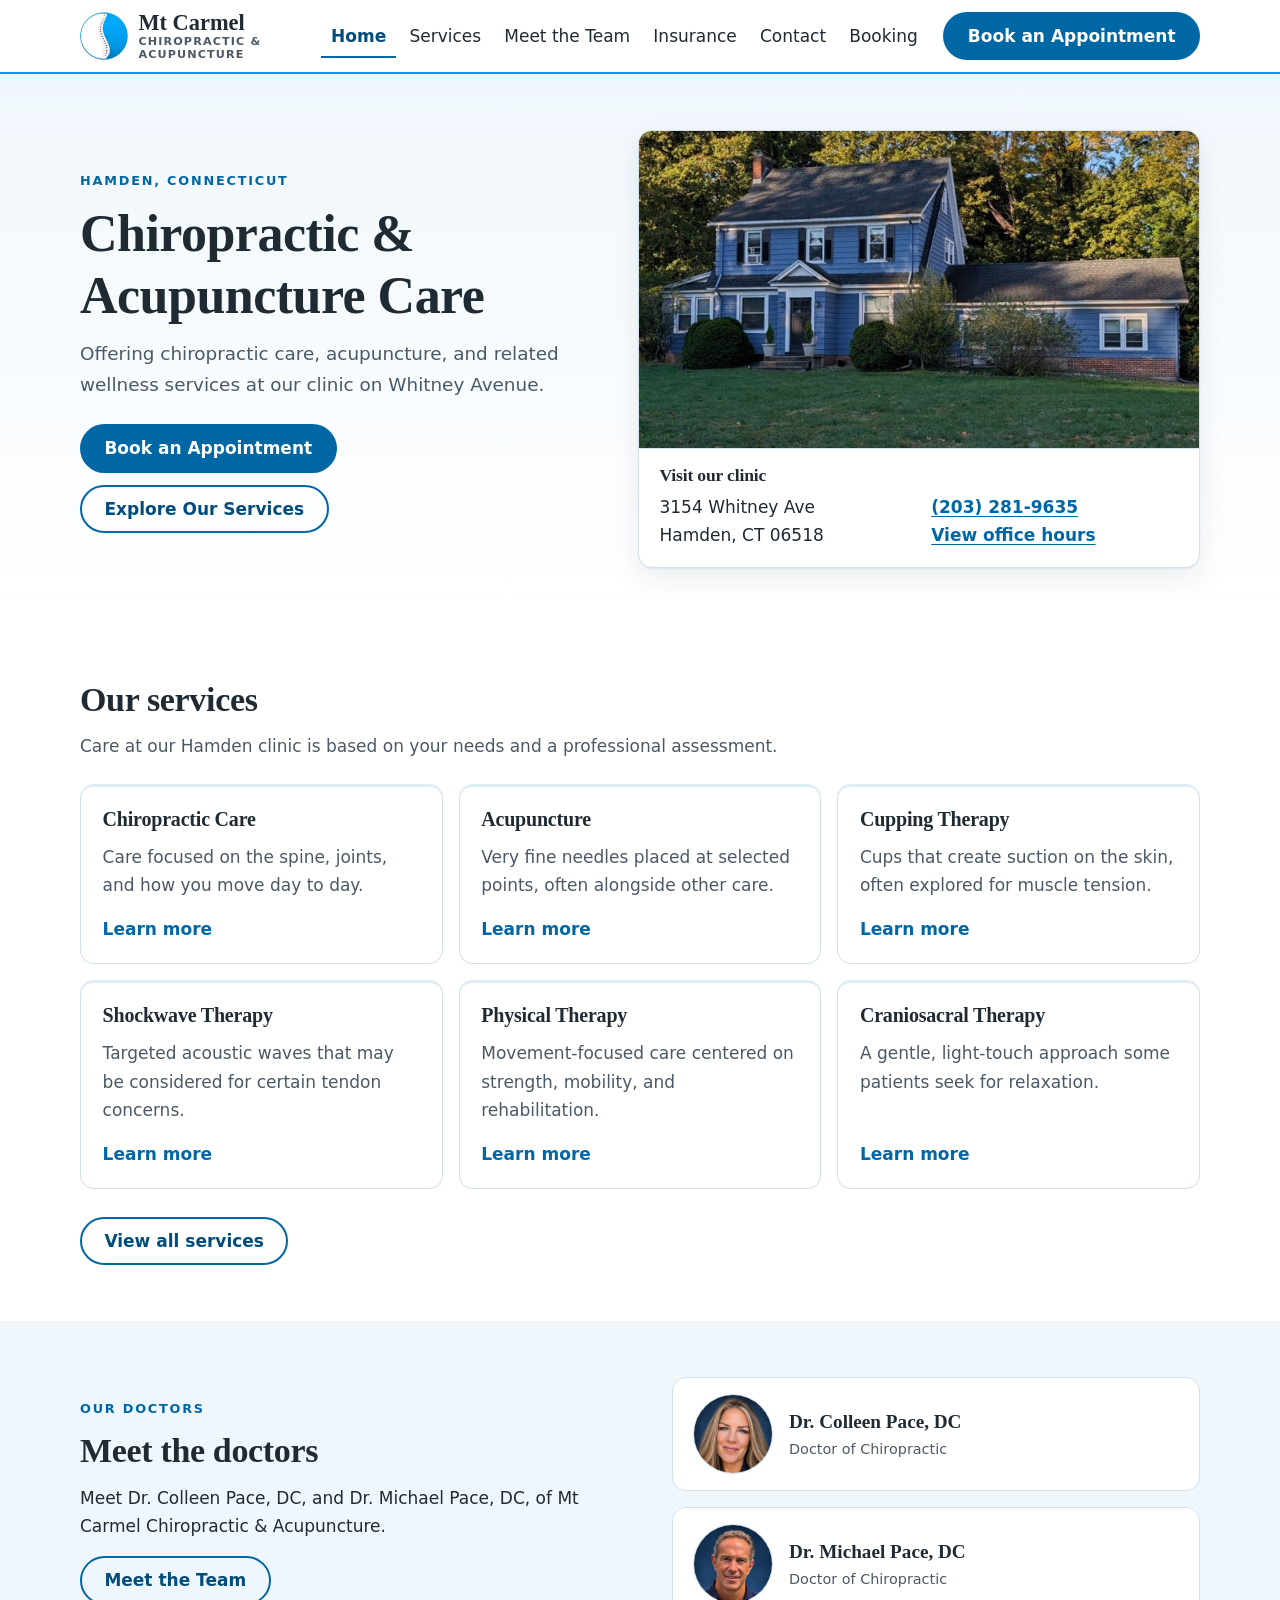
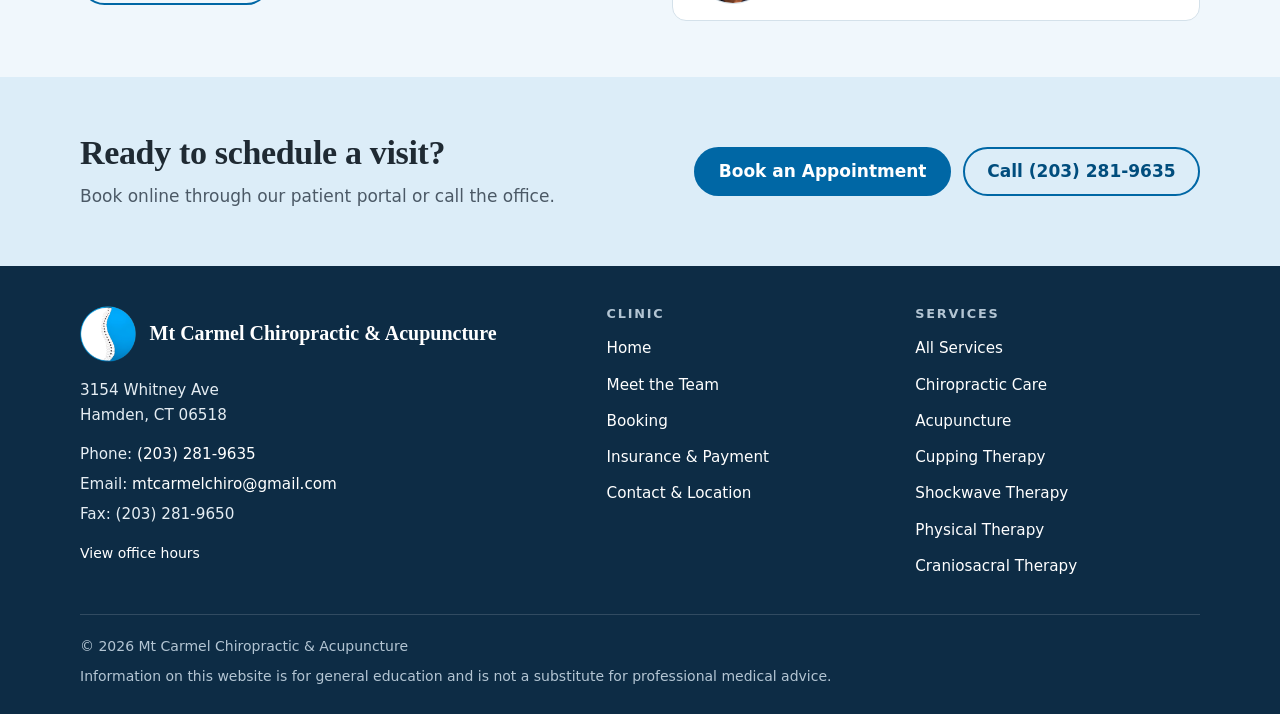
<file: public/index.html>
<!DOCTYPE html>
<html lang="en">
<head>
  <meta charset="UTF-8" />
  <meta name="viewport" content="width=device-width, initial-scale=1.0" />
  <title>Mt Carmel Chiropractic &amp; Acupuncture | Hamden, CT</title>
  <meta name="description" content="Mt Carmel Chiropractic &amp; Acupuncture offers chiropractic care, acupuncture, and related services at 3154 Whitney Ave in Hamden, CT. Call (203) 281-9635." />
  <link rel="canonical" href="https://hamdenchiropracticandacupuncture.com/" />
  <link rel="icon" href="favicon.ico" sizes="32x32" />
  <link rel="apple-touch-icon" href="apple-touch-icon.png" />
  <link rel="stylesheet" href="assets/css/styles.css" />
  <!-- ** structured data ** -->
  <!-- clinic details for search engines -->
  <script type="application/ld+json">
  {
    "@context": "https://schema.org",
    "@type": "Chiropractor",
    "name": "Mt Carmel Chiropractic & Acupuncture",
    "url": "https://hamdenchiropracticandacupuncture.com/",
    "logo": "https://hamdenchiropracticandacupuncture.com/assets/images/mt-carmel-logo-192.png",
    "image": "https://hamdenchiropracticandacupuncture.com/assets/images/clinic-exterior-1200.jpg",
    "telephone": "+1-203-281-9635",
    "email": "mtcarmelchiro@gmail.com",
    "address": {
      "@type": "PostalAddress",
      "streetAddress": "3154 Whitney Ave",
      "addressLocality": "Hamden",
      "addressRegion": "CT",
      "postalCode": "06518",
      "addressCountry": "US"
    },
    "openingHoursSpecification": [
      { "@type": "OpeningHoursSpecification", "dayOfWeek": ["Monday", "Wednesday", "Friday"], "opens": "08:00", "closes": "12:00" },
      { "@type": "OpeningHoursSpecification", "dayOfWeek": ["Tuesday", "Saturday"], "opens": "07:30", "closes": "12:00" },
      { "@type": "OpeningHoursSpecification", "dayOfWeek": ["Tuesday", "Thursday", "Friday"], "opens": "14:00", "closes": "18:00" }
    ]
  }
  </script>
</head>
<body>
  <!-- ** skip link ** -->
  <a class="skip-link" href="#main-content">Skip to main content</a>

  <!-- ** header ** -->
  <header class="site-header">
    <div class="content-shell header-inner">
      <a class="brand" href="/">
        <img class="brand-logo" src="assets/images/mt-carmel-logo-96.png" srcset="assets/images/mt-carmel-logo-192.png 2x" width="96" height="96" alt="" />
        <span class="brand-text">
          <span class="brand-name">Mt Carmel</span>
          <span class="brand-tag">Chiropractic &amp; Acupuncture</span>
        </span>
      </a>
      <button class="nav-toggle" id="navToggle" type="button" aria-expanded="false" aria-controls="siteNav">
        <span class="nav-toggle-icon" aria-hidden="true"></span>
        Menu
      </button>
      <nav class="site-nav" id="siteNav" aria-label="Main">
        <ul class="nav-links">
          <li><a class="nav-link" href="/" aria-current="page">Home</a></li>
          <li><a class="nav-link" href="/services/">Services</a></li>
          <li><a class="nav-link" href="/team">Meet the Team</a></li>
          <li><a class="nav-link" href="/insurance">Insurance</a></li>
          <li><a class="nav-link" href="/contact">Contact</a></li>
          <li><a class="nav-link" href="/booking">Booking</a></li>
          <li><a class="btn btn-primary nav-cta" href="https://practice.chirotouch.com/portal/PaceChiropracticWellnessCenter" target="_blank" rel="noopener noreferrer">Book an Appointment<span class="visually-hidden"> (opens in a new tab)</span></a></li>
          <li class="nav-phone"><a class="btn btn-secondary" href="tel:+12032819635">Call (203) 281-9635</a></li>
        </ul>
      </nav>
    </div>
  </header>

  <main id="main-content" tabindex="-1">
    <!-- ** hero ** -->
    <section class="hero-section">
      <div class="content-shell hero-inner">
        <div class="hero-copy">
          <span class="eyebrow">Hamden, Connecticut</span>
          <h1>Chiropractic &amp; Acupuncture Care</h1>
          <p class="hero-lead">Offering chiropractic care, acupuncture, and related wellness services at our clinic on Whitney Avenue.</p>
          <div class="hero-actions">
            <a class="btn btn-primary" href="https://practice.chirotouch.com/portal/PaceChiropracticWellnessCenter" target="_blank" rel="noopener noreferrer">Book an Appointment<span class="visually-hidden"> (opens in a new tab)</span></a>
            <a class="btn btn-secondary" href="/services/">Explore Our Services</a>
          </div>
        </div>

        <div class="hero-media">
          <img class="hero-photo" src="assets/images/clinic-exterior-1200.jpg" srcset="assets/images/clinic-exterior-700.jpg 700w, assets/images/clinic-exterior-1200.jpg 1200w" sizes="(min-width: 960px) 560px, (min-width: 640px) 576px, calc(100vw - 2.5rem)" width="1200" height="680" alt="The Mt Carmel Chiropractic &amp; Acupuncture building on Whitney Avenue in Hamden: a blue two-story house with white trim, dark shutters, and a front lawn" />
          <div class="hero-card">
            <h2>Visit our clinic</h2>
            <div class="hero-card-details">
              <address>3154 Whitney Ave<br />Hamden, CT 06518</address>
              <p><a href="tel:+12032819635">(203) 281-9635</a><br /><a href="/contact#office-hours">View office hours</a></p>
            </div>
          </div>
        </div>
      </div>
    </section>

    <!-- ** services ** -->
    <section class="section" aria-labelledby="servicesHeading">
      <div class="content-shell">
        <div class="section-header">
          <h2 id="servicesHeading">Our services</h2>
          <p>Care at our Hamden clinic is based on your needs and a professional assessment.</p>
        </div>
        <div class="card-grid">
          <article class="card">
            <h3><a href="/services/chiropractic">Chiropractic Care</a></h3>
            <p>Care focused on the spine, joints, and how you move day to day.</p>
            <span class="card-more" aria-hidden="true">Learn more</span>
          </article>
          <article class="card">
            <h3><a href="/services/acupuncture">Acupuncture</a></h3>
            <p>Very fine needles placed at selected points, often alongside other care.</p>
            <span class="card-more" aria-hidden="true">Learn more</span>
          </article>
          <article class="card">
            <h3><a href="/services/cupping">Cupping Therapy</a></h3>
            <p>Cups that create suction on the skin, often explored for muscle tension.</p>
            <span class="card-more" aria-hidden="true">Learn more</span>
          </article>
          <article class="card">
            <h3><a href="/services/shockwave-therapy">Shockwave Therapy</a></h3>
            <p>Targeted acoustic waves that may be considered for certain tendon concerns.</p>
            <span class="card-more" aria-hidden="true">Learn more</span>
          </article>
          <article class="card">
            <h3><a href="/services/physical-therapy">Physical Therapy</a></h3>
            <p>Movement-focused care centered on strength, mobility, and rehabilitation.</p>
            <span class="card-more" aria-hidden="true">Learn more</span>
          </article>
          <article class="card">
            <h3><a href="/services/craniosacral-therapy">Craniosacral Therapy</a></h3>
            <p>A gentle, light-touch approach some patients seek for relaxation.</p>
            <span class="card-more" aria-hidden="true">Learn more</span>
          </article>
        </div>
        <p class="section-footer"><a class="btn btn-secondary" href="/services/">View all services</a></p>
      </div>
    </section>

    <!-- ** doctors ** -->
    <section class="section section-alt" aria-labelledby="doctorsHeading">
      <div class="content-shell two-column">
        <div>
          <span class="eyebrow">Our doctors</span>
          <h2 id="doctorsHeading">Meet the doctors</h2>
          <p>Meet Dr. Colleen Pace, DC, and Dr. Michael Pace, DC, of Mt Carmel Chiropractic &amp; Acupuncture.</p>
          <a class="btn btn-secondary" href="/team">Meet the Team</a>
        </div>
        <ul class="doctor-preview-list">
          <li class="doctor-preview">
            <img class="doctor-preview-photo" src="assets/images/colleen-pace-thumb-240.jpg" width="240" height="240" alt="" loading="lazy" />
            <div>
              <p class="doctor-preview-name">Dr. Colleen Pace, DC</p>
              <p class="doctor-preview-role">Doctor of Chiropractic</p>
            </div>
          </li>
          <li class="doctor-preview">
            <img class="doctor-preview-photo" src="assets/images/michael-pace-thumb-240.jpg" width="240" height="240" alt="" loading="lazy" />
            <div>
              <p class="doctor-preview-name">Dr. Michael Pace, DC</p>
              <p class="doctor-preview-role">Doctor of Chiropractic</p>
            </div>
          </li>
        </ul>
      </div>
    </section>

    <!-- ** call to action ** -->
    <section class="cta-band" aria-labelledby="ctaHeading">
      <div class="content-shell cta-inner">
        <div>
          <h2 id="ctaHeading">Ready to schedule a visit?</h2>
          <p>Book online through our patient portal or call the office.</p>
        </div>
        <div class="cta-actions">
          <a class="btn btn-primary" href="https://practice.chirotouch.com/portal/PaceChiropracticWellnessCenter" target="_blank" rel="noopener noreferrer">Book an Appointment<span class="visually-hidden"> (opens in a new tab)</span></a>
          <a class="btn btn-secondary" href="tel:+12032819635">Call (203) 281-9635</a>
        </div>
      </div>
    </section>
  </main>

  <!-- ** footer ** -->
  <footer class="site-footer">
    <div class="content-shell footer-grid">
      <div>
        <div class="footer-brand">
          <img class="footer-logo" src="assets/images/mt-carmel-logo-96.png" srcset="assets/images/mt-carmel-logo-192.png 2x" width="96" height="96" alt="" loading="lazy" />
          <p class="footer-name">Mt Carmel Chiropractic &amp; Acupuncture</p>
        </div>
        <address class="footer-address">
          3154 Whitney Ave<br />
          Hamden, CT 06518
        </address>
        <ul class="footer-contact">
          <li>Phone: <a href="tel:+12032819635">(203) 281-9635</a></li>
          <li>Email: <a href="mailto:mtcarmelchiro@gmail.com">mtcarmelchiro@gmail.com</a></li>
          <li>Fax: (203) 281-9650</li>
        </ul>
        <p class="footer-note"><a href="/contact#office-hours">View office hours</a></p>
      </div>
      <nav class="footer-nav" aria-label="Footer">
        <div>
          <h2 class="footer-heading">Clinic</h2>
          <ul class="footer-links">
            <li><a href="/">Home</a></li>
            <li><a href="/team">Meet the Team</a></li>
            <li><a href="/booking">Booking</a></li>
            <li><a href="/insurance">Insurance &amp; Payment</a></li>
            <li><a href="/contact">Contact &amp; Location</a></li>
          </ul>
        </div>
        <div>
          <h2 class="footer-heading">Services</h2>
          <ul class="footer-links">
            <li><a href="/services/">All Services</a></li>
            <li><a href="/services/chiropractic">Chiropractic Care</a></li>
            <li><a href="/services/acupuncture">Acupuncture</a></li>
            <li><a href="/services/cupping">Cupping Therapy</a></li>
            <li><a href="/services/shockwave-therapy">Shockwave Therapy</a></li>
            <li><a href="/services/physical-therapy">Physical Therapy</a></li>
            <li><a href="/services/craniosacral-therapy">Craniosacral Therapy</a></li>
          </ul>
        </div>
      </nav>
    </div>
    <div class="content-shell footer-bottom">
      <p>&copy; 2026 Mt Carmel Chiropractic &amp; Acupuncture</p>
      <p>Information on this website is for general education and is not a substitute for professional medical advice.</p>
    </div>
  </footer>

  <script src="assets/js/main.js" defer></script>
</body>
</html>
</file>
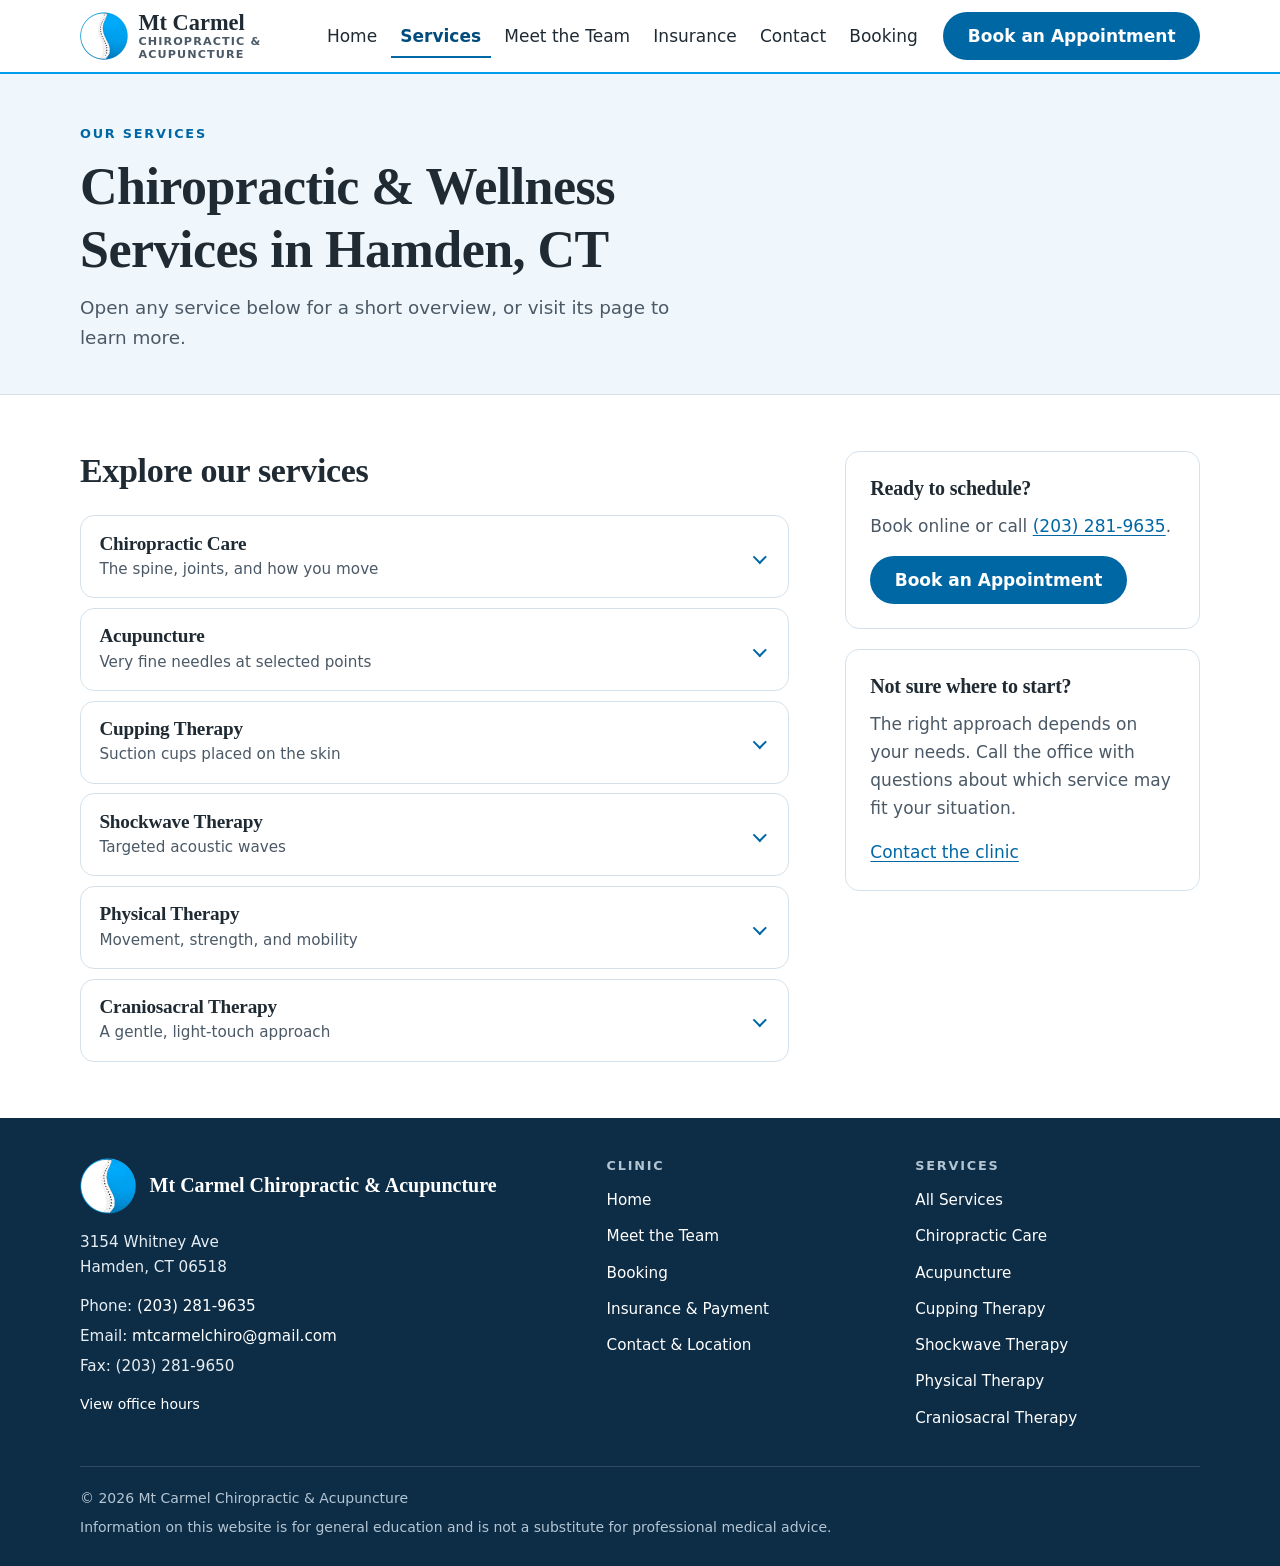
<file: public/services/index.html>
<!DOCTYPE html>
<html lang="en">
<head>
  <meta charset="UTF-8" />
  <meta name="viewport" content="width=device-width, initial-scale=1.0" />
  <title>Services in Hamden, CT | Mt Carmel Chiropractic</title>
  <meta name="description" content="Chiropractic care, acupuncture, cupping, shockwave therapy, physical therapy, and craniosacral therapy at Mt Carmel Chiropractic &amp; Acupuncture in Hamden, CT." />
  <link rel="canonical" href="https://hamdenchiropracticandacupuncture.com/services/" />
  <link rel="icon" href="../favicon.ico" sizes="32x32" />
  <link rel="apple-touch-icon" href="../apple-touch-icon.png" />
  <link rel="stylesheet" href="../assets/css/styles.css" />
</head>
<body>
  <!-- ** skip link ** -->
  <a class="skip-link" href="#main-content">Skip to main content</a>

  <!-- ** header ** -->
  <header class="site-header">
    <div class="content-shell header-inner">
      <a class="brand" href="/">
        <img class="brand-logo" src="../assets/images/mt-carmel-logo-96.png" srcset="../assets/images/mt-carmel-logo-192.png 2x" width="96" height="96" alt="" />
        <span class="brand-text">
          <span class="brand-name">Mt Carmel</span>
          <span class="brand-tag">Chiropractic &amp; Acupuncture</span>
        </span>
      </a>
      <button class="nav-toggle" id="navToggle" type="button" aria-expanded="false" aria-controls="siteNav">
        <span class="nav-toggle-icon" aria-hidden="true"></span>
        Menu
      </button>
      <nav class="site-nav" id="siteNav" aria-label="Main">
        <ul class="nav-links">
          <li><a class="nav-link" href="/">Home</a></li>
          <li><a class="nav-link" href="/services/" aria-current="page">Services</a></li>
          <li><a class="nav-link" href="/team">Meet the Team</a></li>
          <li><a class="nav-link" href="/insurance">Insurance</a></li>
          <li><a class="nav-link" href="/contact">Contact</a></li>
          <li><a class="nav-link" href="/booking">Booking</a></li>
          <li><a class="btn btn-primary nav-cta" href="https://practice.chirotouch.com/portal/PaceChiropracticWellnessCenter" target="_blank" rel="noopener noreferrer">Book an Appointment<span class="visually-hidden"> (opens in a new tab)</span></a></li>
          <li class="nav-phone"><a class="btn btn-secondary" href="tel:+12032819635">Call (203) 281-9635</a></li>
        </ul>
      </nav>
    </div>
  </header>

  <main id="main-content" tabindex="-1">
    <!-- ** page header ** -->
    <section class="page-header">
      <div class="content-shell">
        <span class="eyebrow">Our services</span>
        <h1>Chiropractic &amp; Wellness Services in Hamden, CT</h1>
        <p class="hero-lead">Open any service below for a short overview, or visit its page to learn more.</p>
      </div>
    </section>

    <!-- ** services ** -->
    <section class="section" aria-labelledby="serviceListHeading">
      <div class="content-shell page-layout">
        <div>
          <div class="section-header">
            <h2 id="serviceListHeading">Explore our services</h2>
          </div>
          <div class="service-list">
            <details class="service-accordion" id="chiropractic">
              <summary>
                <h3 class="summary-title">Chiropractic Care</h3>
                <span class="summary-teaser">The spine, joints, and how you move</span>
              </summary>
              <div class="accordion-body">
                <p>Chiropractic care focuses on the spine, joints, and the muscles that support them. Patients often ask about it for back pain, neck pain, stiffness, or discomfort that affects everyday movement.</p>
                <p><a href="/services/chiropractic">Read more about chiropractic care</a></p>
              </div>
            </details>

            <details class="service-accordion" id="acupuncture">
              <summary>
                <h3 class="summary-title">Acupuncture</h3>
                <span class="summary-teaser">Very fine needles at selected points</span>
              </summary>
              <div class="accordion-body">
                <p>Acupuncture places very fine needles at selected points on the body. Some people explore it alongside other care for concerns such as chronic pain, neck discomfort, or headaches.</p>
                <p><a href="/services/acupuncture">Read more about acupuncture</a></p>
              </div>
            </details>

            <details class="service-accordion" id="cupping">
              <summary>
                <h3 class="summary-title">Cupping Therapy</h3>
                <span class="summary-teaser">Suction cups placed on the skin</span>
              </summary>
              <div class="accordion-body">
                <p>Cupping uses specially designed cups that create suction on the skin. Some people use it for muscle tension. It can leave round marks that fade over time, and evidence for some claimed benefits is limited.</p>
                <p><a href="/services/cupping">Read more about cupping therapy</a></p>
              </div>
            </details>

            <details class="service-accordion" id="shockwave-therapy">
              <summary>
                <h3 class="summary-title">Shockwave Therapy</h3>
                <span class="summary-teaser">Targeted acoustic waves</span>
              </summary>
              <div class="accordion-body">
                <p>Shockwave therapy delivers targeted acoustic waves and may be considered for certain long-lasting tendon or soft-tissue concerns, such as heel pain or plantar fasciitis.</p>
                <p><a href="/services/shockwave-therapy">Read more about shockwave therapy</a></p>
              </div>
            </details>

            <details class="service-accordion" id="physical-therapy">
              <summary>
                <h3 class="summary-title">Physical Therapy</h3>
                <span class="summary-teaser">Movement, strength, and mobility</span>
              </summary>
              <div class="accordion-body">
                <p>Physical therapy focuses on movement, strength, mobility, and rehabilitation. People may seek an evaluation for sports injuries, joint discomfort, or limits in daily activities.</p>
                <p><a href="/services/physical-therapy">Read more about physical therapy</a></p>
              </div>
            </details>

            <details class="service-accordion" id="craniosacral-therapy">
              <summary>
                <h3 class="summary-title">Craniosacral Therapy</h3>
                <span class="summary-teaser">A gentle, light-touch approach</span>
              </summary>
              <div class="accordion-body">
                <p>Craniosacral therapy uses very light touch, and some patients seek it for relaxation or tension-related discomfort. Evidence for treating specific medical conditions is limited.</p>
                <p><a href="/services/craniosacral-therapy">Read more about craniosacral therapy</a></p>
              </div>
            </details>
          </div>
        </div>

        <aside class="sidebar" aria-label="Scheduling and questions">
          <div class="sidebar-card">
            <h2>Ready to schedule?</h2>
            <p>Book online or call <a href="tel:+12032819635">(203) 281-9635</a>.</p>
            <a class="btn btn-primary" href="https://practice.chirotouch.com/portal/PaceChiropracticWellnessCenter" target="_blank" rel="noopener noreferrer">Book an Appointment<span class="visually-hidden"> (opens in a new tab)</span></a>
          </div>
          <div class="sidebar-card">
            <h2>Not sure where to start?</h2>
            <p>The right approach depends on your needs. Call the office with questions about which service may fit your situation.</p>
            <a href="/contact">Contact the clinic</a>
          </div>
        </aside>
      </div>
    </section>
  </main>

  <!-- ** footer ** -->
  <footer class="site-footer">
    <div class="content-shell footer-grid">
      <div>
        <div class="footer-brand">
          <img class="footer-logo" src="../assets/images/mt-carmel-logo-96.png" srcset="../assets/images/mt-carmel-logo-192.png 2x" width="96" height="96" alt="" loading="lazy" />
          <p class="footer-name">Mt Carmel Chiropractic &amp; Acupuncture</p>
        </div>
        <address class="footer-address">
          3154 Whitney Ave<br />
          Hamden, CT 06518
        </address>
        <ul class="footer-contact">
          <li>Phone: <a href="tel:+12032819635">(203) 281-9635</a></li>
          <li>Email: <a href="mailto:mtcarmelchiro@gmail.com">mtcarmelchiro@gmail.com</a></li>
          <li>Fax: (203) 281-9650</li>
        </ul>
        <p class="footer-note"><a href="/contact#office-hours">View office hours</a></p>
      </div>
      <nav class="footer-nav" aria-label="Footer">
        <div>
          <h2 class="footer-heading">Clinic</h2>
          <ul class="footer-links">
            <li><a href="/">Home</a></li>
            <li><a href="/team">Meet the Team</a></li>
            <li><a href="/booking">Booking</a></li>
            <li><a href="/insurance">Insurance &amp; Payment</a></li>
            <li><a href="/contact">Contact &amp; Location</a></li>
          </ul>
        </div>
        <div>
          <h2 class="footer-heading">Services</h2>
          <ul class="footer-links">
            <li><a href="/services/">All Services</a></li>
            <li><a href="/services/chiropractic">Chiropractic Care</a></li>
            <li><a href="/services/acupuncture">Acupuncture</a></li>
            <li><a href="/services/cupping">Cupping Therapy</a></li>
            <li><a href="/services/shockwave-therapy">Shockwave Therapy</a></li>
            <li><a href="/services/physical-therapy">Physical Therapy</a></li>
            <li><a href="/services/craniosacral-therapy">Craniosacral Therapy</a></li>
          </ul>
        </div>
      </nav>
    </div>
    <div class="content-shell footer-bottom">
      <p>&copy; 2026 Mt Carmel Chiropractic &amp; Acupuncture</p>
      <p>Information on this website is for general education and is not a substitute for professional medical advice.</p>
    </div>
  </footer>

  <script src="../assets/js/main.js" defer></script>
</body>
</html>
</file>
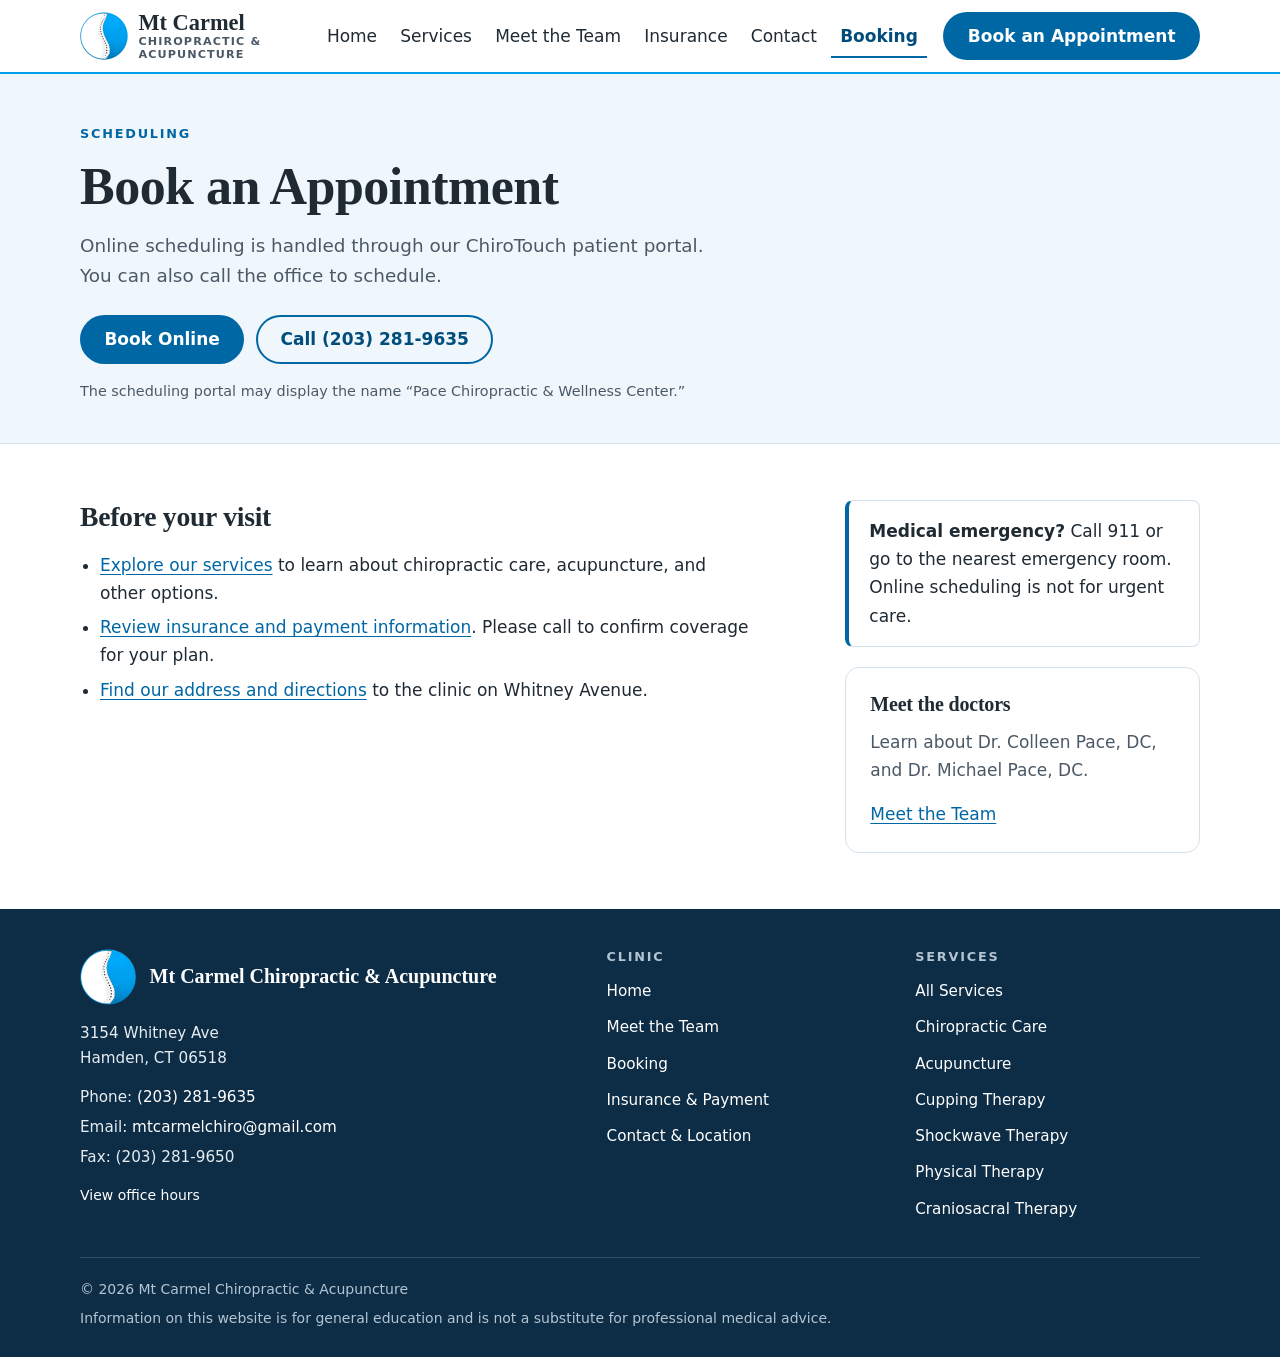
<file: public/booking.html>
<!DOCTYPE html>
<html lang="en">
<head>
  <meta charset="UTF-8" />
  <meta name="viewport" content="width=device-width, initial-scale=1.0" />
  <title>Book an Appointment | Mt Carmel Chiropractic &amp; Acupuncture</title>
  <meta name="description" content="Book an appointment at Mt Carmel Chiropractic &amp; Acupuncture in Hamden, CT online through our patient portal or by calling (203) 281-9635." />
  <link rel="canonical" href="https://hamdenchiropracticandacupuncture.com/booking" />
  <link rel="icon" href="favicon.ico" sizes="32x32" />
  <link rel="apple-touch-icon" href="apple-touch-icon.png" />
  <link rel="stylesheet" href="assets/css/styles.css" />
</head>
<body>
  <!-- ** skip link ** -->
  <a class="skip-link" href="#main-content">Skip to main content</a>

  <!-- ** header ** -->
  <header class="site-header">
    <div class="content-shell header-inner">
      <a class="brand" href="/">
        <img class="brand-logo" src="assets/images/mt-carmel-logo-96.png" srcset="assets/images/mt-carmel-logo-192.png 2x" width="96" height="96" alt="" />
        <span class="brand-text">
          <span class="brand-name">Mt Carmel</span>
          <span class="brand-tag">Chiropractic &amp; Acupuncture</span>
        </span>
      </a>
      <button class="nav-toggle" id="navToggle" type="button" aria-expanded="false" aria-controls="siteNav">
        <span class="nav-toggle-icon" aria-hidden="true"></span>
        Menu
      </button>
      <nav class="site-nav" id="siteNav" aria-label="Main">
        <ul class="nav-links">
          <li><a class="nav-link" href="/">Home</a></li>
          <li><a class="nav-link" href="/services/">Services</a></li>
          <li><a class="nav-link" href="/team">Meet the Team</a></li>
          <li><a class="nav-link" href="/insurance">Insurance</a></li>
          <li><a class="nav-link" href="/contact">Contact</a></li>
          <li><a class="nav-link" href="/booking" aria-current="page">Booking</a></li>
          <li><a class="btn btn-primary nav-cta" href="https://practice.chirotouch.com/portal/PaceChiropracticWellnessCenter" target="_blank" rel="noopener noreferrer">Book an Appointment<span class="visually-hidden"> (opens in a new tab)</span></a></li>
          <li class="nav-phone"><a class="btn btn-secondary" href="tel:+12032819635">Call (203) 281-9635</a></li>
        </ul>
      </nav>
    </div>
  </header>

  <main id="main-content" tabindex="-1">
    <!-- ** page header ** -->
    <section class="page-header">
      <div class="content-shell">
        <span class="eyebrow">Scheduling</span>
        <h1>Book an Appointment</h1>
        <p class="hero-lead">Online scheduling is handled through our ChiroTouch patient portal. You can also call the office to schedule.</p>
        <div class="hero-actions">
          <a class="btn btn-primary" href="https://practice.chirotouch.com/portal/PaceChiropracticWellnessCenter" target="_blank" rel="noopener noreferrer">Book Online<span class="visually-hidden"> (opens in a new tab)</span></a>
          <a class="btn btn-secondary" href="tel:+12032819635">Call (203) 281-9635</a>
        </div>
        <p class="info-note portal-note">The scheduling portal may display the name “Pace Chiropractic &amp; Wellness Center.”</p>
      </div>
    </section>

    <!-- ** before your visit ** -->
    <section class="section">
      <div class="content-shell page-layout">
        <div class="prose">
          <h2>Before your visit</h2>
          <ul>
            <li><a href="/services/">Explore our services</a> to learn about chiropractic care, acupuncture, and other options.</li>
            <li><a href="/insurance">Review insurance and payment information</a>. Please call to confirm coverage for your plan.</li>
            <li><a href="/contact">Find our address and directions</a> to the clinic on Whitney Avenue.</li>
          </ul>
        </div>

        <aside class="sidebar" aria-label="Important information">
          <div class="notice">
            <p><strong>Medical emergency?</strong> Call 911 or go to the nearest emergency room. Online scheduling is not for urgent care.</p>
          </div>
          <div class="sidebar-card">
            <h2>Meet the doctors</h2>
            <p>Learn about Dr. Colleen Pace, DC, and Dr. Michael Pace, DC.</p>
            <a href="/team">Meet the Team</a>
          </div>
        </aside>
      </div>
    </section>
  </main>

  <!-- ** footer ** -->
  <footer class="site-footer">
    <div class="content-shell footer-grid">
      <div>
        <div class="footer-brand">
          <img class="footer-logo" src="assets/images/mt-carmel-logo-96.png" srcset="assets/images/mt-carmel-logo-192.png 2x" width="96" height="96" alt="" loading="lazy" />
          <p class="footer-name">Mt Carmel Chiropractic &amp; Acupuncture</p>
        </div>
        <address class="footer-address">
          3154 Whitney Ave<br />
          Hamden, CT 06518
        </address>
        <ul class="footer-contact">
          <li>Phone: <a href="tel:+12032819635">(203) 281-9635</a></li>
          <li>Email: <a href="mailto:mtcarmelchiro@gmail.com">mtcarmelchiro@gmail.com</a></li>
          <li>Fax: (203) 281-9650</li>
        </ul>
        <p class="footer-note"><a href="/contact#office-hours">View office hours</a></p>
      </div>
      <nav class="footer-nav" aria-label="Footer">
        <div>
          <h2 class="footer-heading">Clinic</h2>
          <ul class="footer-links">
            <li><a href="/">Home</a></li>
            <li><a href="/team">Meet the Team</a></li>
            <li><a href="/booking">Booking</a></li>
            <li><a href="/insurance">Insurance &amp; Payment</a></li>
            <li><a href="/contact">Contact &amp; Location</a></li>
          </ul>
        </div>
        <div>
          <h2 class="footer-heading">Services</h2>
          <ul class="footer-links">
            <li><a href="/services/">All Services</a></li>
            <li><a href="/services/chiropractic">Chiropractic Care</a></li>
            <li><a href="/services/acupuncture">Acupuncture</a></li>
            <li><a href="/services/cupping">Cupping Therapy</a></li>
            <li><a href="/services/shockwave-therapy">Shockwave Therapy</a></li>
            <li><a href="/services/physical-therapy">Physical Therapy</a></li>
            <li><a href="/services/craniosacral-therapy">Craniosacral Therapy</a></li>
          </ul>
        </div>
      </nav>
    </div>
    <div class="content-shell footer-bottom">
      <p>&copy; 2026 Mt Carmel Chiropractic &amp; Acupuncture</p>
      <p>Information on this website is for general education and is not a substitute for professional medical advice.</p>
    </div>
  </footer>

  <script src="assets/js/main.js" defer></script>
</body>
</html>
</file>
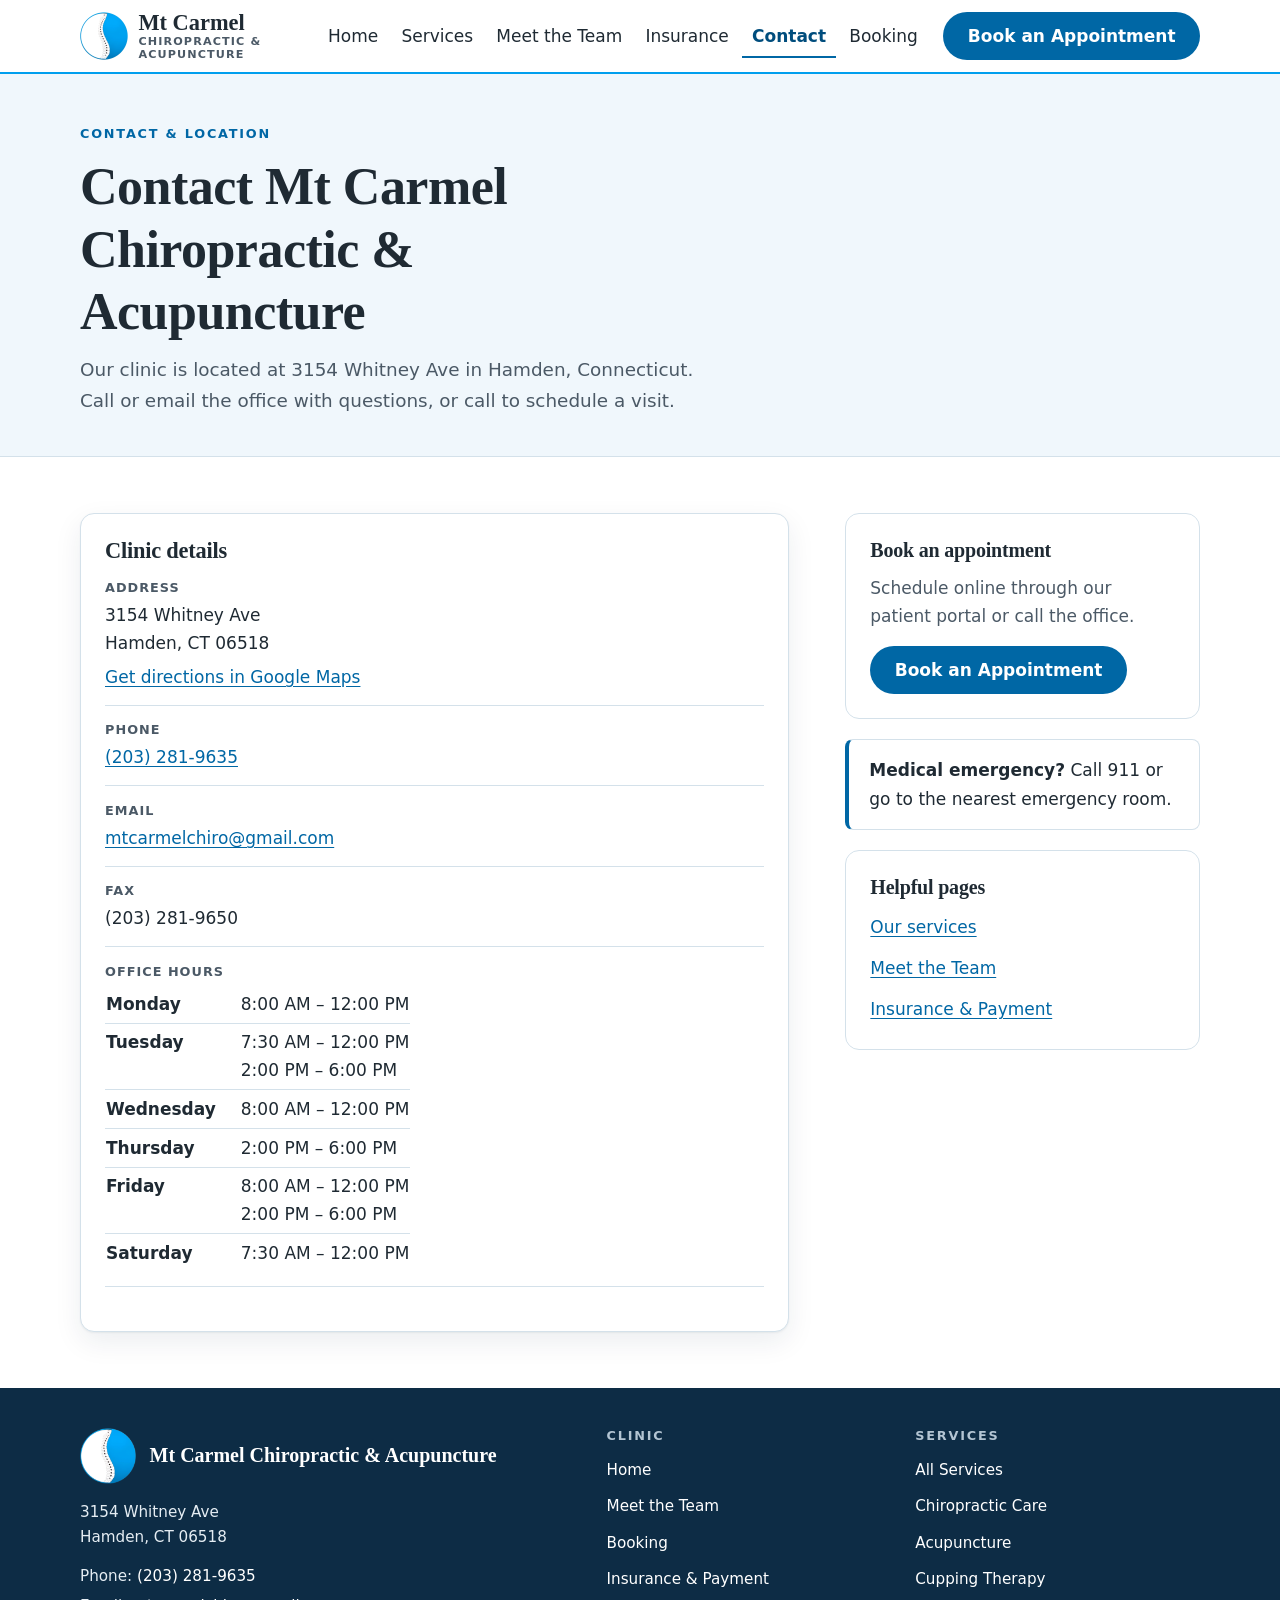
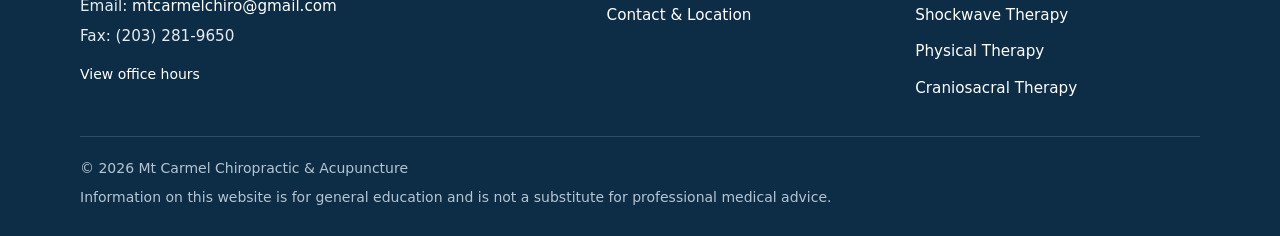
<file: public/contact.html>
<!DOCTYPE html>
<html lang="en">
<head>
  <meta charset="UTF-8" />
  <meta name="viewport" content="width=device-width, initial-scale=1.0" />
  <title>Contact &amp; Location | Mt Carmel Chiropractic &amp; Acupuncture</title>
  <meta name="description" content="Contact Mt Carmel Chiropractic &amp; Acupuncture at 3154 Whitney Ave, Hamden, CT 06518. Call (203) 281-9635 or get directions to our clinic." />
  <link rel="canonical" href="https://hamdenchiropracticandacupuncture.com/contact" />
  <link rel="icon" href="favicon.ico" sizes="32x32" />
  <link rel="apple-touch-icon" href="apple-touch-icon.png" />
  <link rel="stylesheet" href="assets/css/styles.css" />
</head>
<body>
  <!-- ** skip link ** -->
  <a class="skip-link" href="#main-content">Skip to main content</a>

  <!-- ** header ** -->
  <header class="site-header">
    <div class="content-shell header-inner">
      <a class="brand" href="/">
        <img class="brand-logo" src="assets/images/mt-carmel-logo-96.png" srcset="assets/images/mt-carmel-logo-192.png 2x" width="96" height="96" alt="" />
        <span class="brand-text">
          <span class="brand-name">Mt Carmel</span>
          <span class="brand-tag">Chiropractic &amp; Acupuncture</span>
        </span>
      </a>
      <button class="nav-toggle" id="navToggle" type="button" aria-expanded="false" aria-controls="siteNav">
        <span class="nav-toggle-icon" aria-hidden="true"></span>
        Menu
      </button>
      <nav class="site-nav" id="siteNav" aria-label="Main">
        <ul class="nav-links">
          <li><a class="nav-link" href="/">Home</a></li>
          <li><a class="nav-link" href="/services/">Services</a></li>
          <li><a class="nav-link" href="/team">Meet the Team</a></li>
          <li><a class="nav-link" href="/insurance">Insurance</a></li>
          <li><a class="nav-link" href="/contact" aria-current="page">Contact</a></li>
          <li><a class="nav-link" href="/booking">Booking</a></li>
          <li><a class="btn btn-primary nav-cta" href="https://practice.chirotouch.com/portal/PaceChiropracticWellnessCenter" target="_blank" rel="noopener noreferrer">Book an Appointment<span class="visually-hidden"> (opens in a new tab)</span></a></li>
          <li class="nav-phone"><a class="btn btn-secondary" href="tel:+12032819635">Call (203) 281-9635</a></li>
        </ul>
      </nav>
    </div>
  </header>

  <main id="main-content" tabindex="-1">
    <!-- ** page header ** -->
    <section class="page-header">
      <div class="content-shell">
        <span class="eyebrow">Contact &amp; location</span>
        <h1>Contact Mt Carmel Chiropractic &amp; Acupuncture</h1>
        <p class="hero-lead">Our clinic is located at 3154 Whitney Ave in Hamden, Connecticut. Call or email the office with questions, or call to schedule a visit.</p>
      </div>
    </section>

    <!-- ** contact details ** -->
    <section class="section">
      <div class="content-shell page-layout">
        <div class="info-panel">
          <h2>Clinic details</h2>
          <dl class="info-list">
            <div>
              <dt>Address</dt>
              <dd>
                <address>3154 Whitney Ave<br />Hamden, CT 06518</address>
                <a href="https://www.google.com/maps/search/?api=1&amp;query=3154%20Whitney%20Ave%2C%20Hamden%2C%20CT%2006518">Get directions in Google Maps</a>
              </dd>
            </div>
            <div>
              <dt>Phone</dt>
              <dd><a href="tel:+12032819635">(203) 281-9635</a></dd>
            </div>
            <div>
              <dt>Email</dt>
              <dd><a href="mailto:mtcarmelchiro@gmail.com">mtcarmelchiro@gmail.com</a></dd>
            </div>
            <div>
              <dt>Fax</dt>
              <dd>(203) 281-9650</dd>
            </div>
            <div id="office-hours">
              <dt>Office hours</dt>
              <dd>
                <table class="hours-table">
                  <tbody>
                    <tr><th scope="row">Monday</th><td>8:00 AM – 12:00 PM</td></tr>
                    <tr><th scope="row">Tuesday</th><td>7:30 AM – 12:00 PM<span class="visually-hidden"> and </span><br />2:00 PM – 6:00 PM</td></tr>
                    <tr><th scope="row">Wednesday</th><td>8:00 AM – 12:00 PM</td></tr>
                    <tr><th scope="row">Thursday</th><td>2:00 PM – 6:00 PM</td></tr>
                    <tr><th scope="row">Friday</th><td>8:00 AM – 12:00 PM<span class="visually-hidden"> and </span><br />2:00 PM – 6:00 PM</td></tr>
                    <tr><th scope="row">Saturday</th><td>7:30 AM – 12:00 PM</td></tr>
                  </tbody>
                </table>
              </dd>
            </div>
          </dl>
        </div>

        <aside class="sidebar" aria-label="Scheduling and safety information">
          <div class="sidebar-card">
            <h2>Book an appointment</h2>
            <p>Schedule online through our patient portal or call the office.</p>
            <a class="btn btn-primary" href="https://practice.chirotouch.com/portal/PaceChiropracticWellnessCenter" target="_blank" rel="noopener noreferrer">Book an Appointment<span class="visually-hidden"> (opens in a new tab)</span></a>
          </div>
          <div class="notice">
            <p><strong>Medical emergency?</strong> Call 911 or go to the nearest emergency room.</p>
          </div>
          <div class="sidebar-card">
            <h2>Helpful pages</h2>
            <ul class="link-list">
              <li><a href="/services/">Our services</a></li>
              <li><a href="/team">Meet the Team</a></li>
              <li><a href="/insurance">Insurance &amp; Payment</a></li>
            </ul>
          </div>
        </aside>
      </div>
    </section>
  </main>

  <!-- ** footer ** -->
  <footer class="site-footer">
    <div class="content-shell footer-grid">
      <div>
        <div class="footer-brand">
          <img class="footer-logo" src="assets/images/mt-carmel-logo-96.png" srcset="assets/images/mt-carmel-logo-192.png 2x" width="96" height="96" alt="" loading="lazy" />
          <p class="footer-name">Mt Carmel Chiropractic &amp; Acupuncture</p>
        </div>
        <address class="footer-address">
          3154 Whitney Ave<br />
          Hamden, CT 06518
        </address>
        <ul class="footer-contact">
          <li>Phone: <a href="tel:+12032819635">(203) 281-9635</a></li>
          <li>Email: <a href="mailto:mtcarmelchiro@gmail.com">mtcarmelchiro@gmail.com</a></li>
          <li>Fax: (203) 281-9650</li>
        </ul>
        <p class="footer-note"><a href="/contact#office-hours">View office hours</a></p>
      </div>
      <nav class="footer-nav" aria-label="Footer">
        <div>
          <h2 class="footer-heading">Clinic</h2>
          <ul class="footer-links">
            <li><a href="/">Home</a></li>
            <li><a href="/team">Meet the Team</a></li>
            <li><a href="/booking">Booking</a></li>
            <li><a href="/insurance">Insurance &amp; Payment</a></li>
            <li><a href="/contact">Contact &amp; Location</a></li>
          </ul>
        </div>
        <div>
          <h2 class="footer-heading">Services</h2>
          <ul class="footer-links">
            <li><a href="/services/">All Services</a></li>
            <li><a href="/services/chiropractic">Chiropractic Care</a></li>
            <li><a href="/services/acupuncture">Acupuncture</a></li>
            <li><a href="/services/cupping">Cupping Therapy</a></li>
            <li><a href="/services/shockwave-therapy">Shockwave Therapy</a></li>
            <li><a href="/services/physical-therapy">Physical Therapy</a></li>
            <li><a href="/services/craniosacral-therapy">Craniosacral Therapy</a></li>
          </ul>
        </div>
      </nav>
    </div>
    <div class="content-shell footer-bottom">
      <p>&copy; 2026 Mt Carmel Chiropractic &amp; Acupuncture</p>
      <p>Information on this website is for general education and is not a substitute for professional medical advice.</p>
    </div>
  </footer>

  <script src="assets/js/main.js" defer></script>
</body>
</html>
</file>
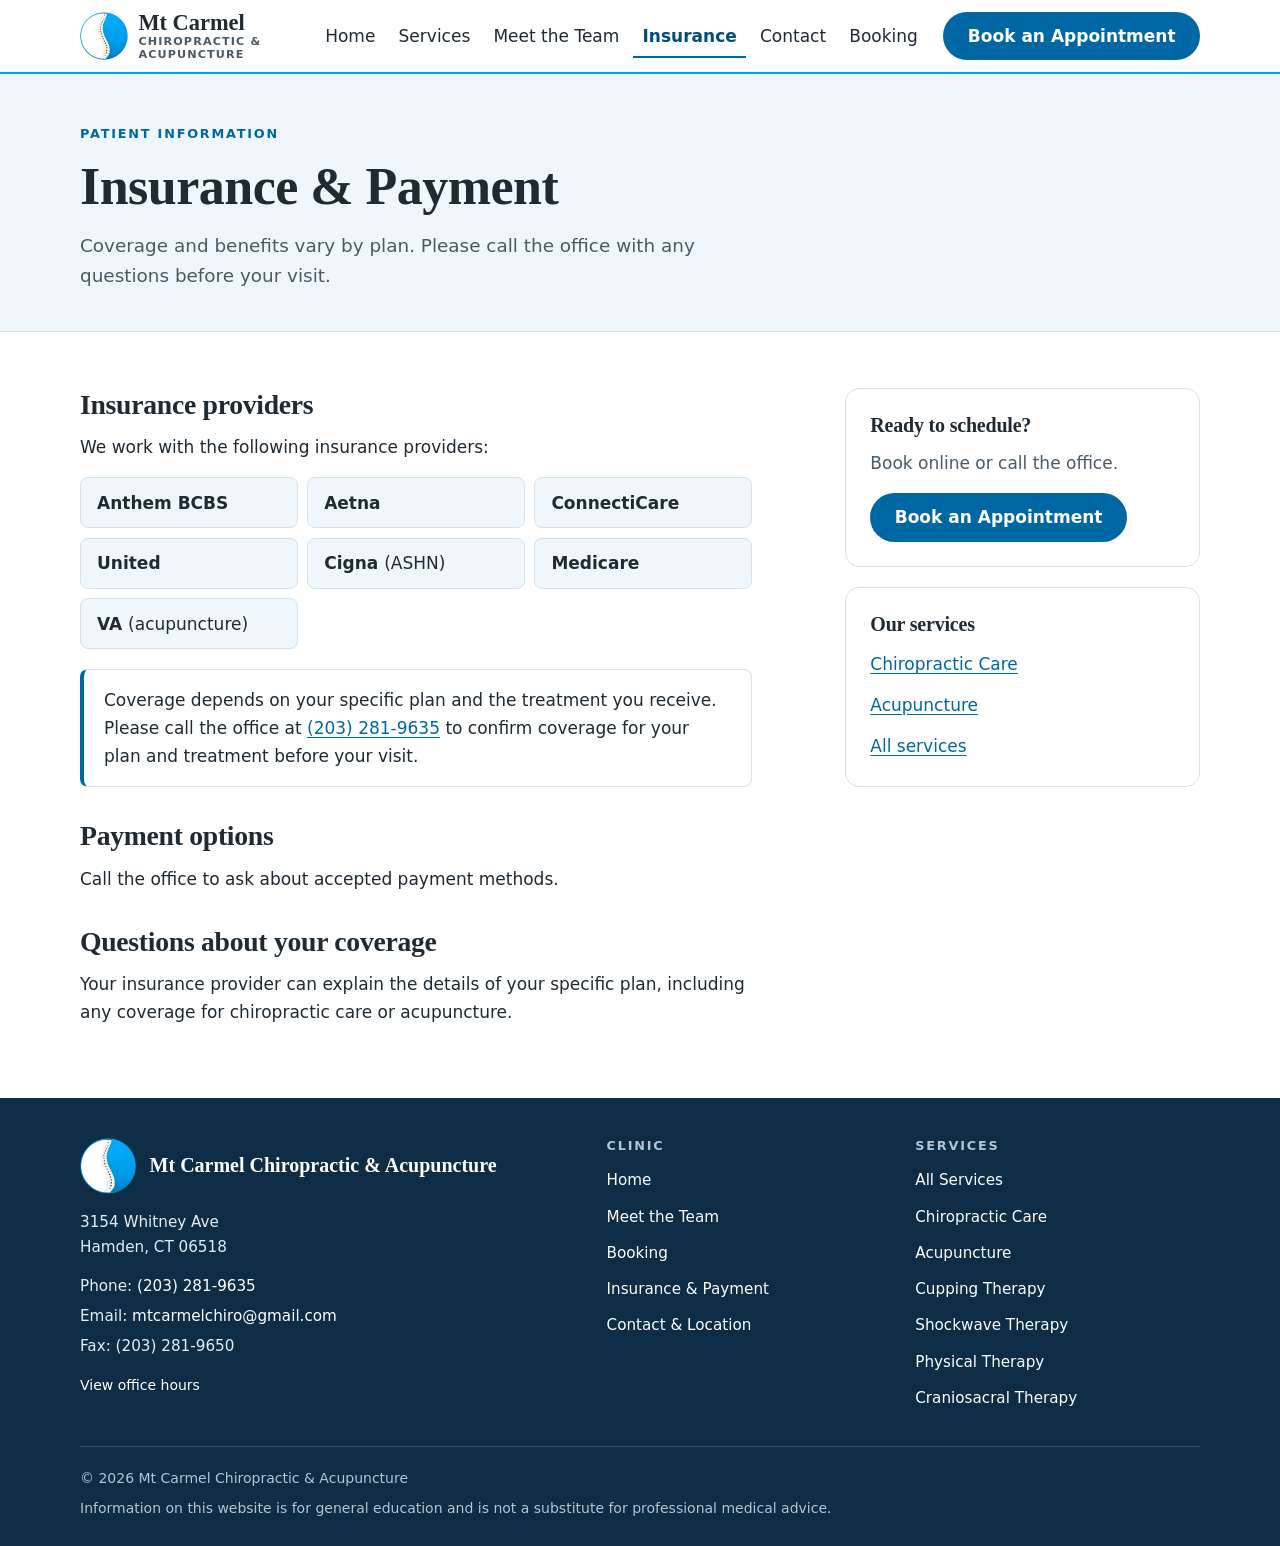
<file: public/insurance.html>
<!DOCTYPE html>
<html lang="en">
<head>
  <meta charset="UTF-8" />
  <meta name="viewport" content="width=device-width, initial-scale=1.0" />
  <title>Insurance &amp; Payment | Mt Carmel Chiropractic &amp; Acupuncture</title>
  <meta name="description" content="Insurance providers Mt Carmel Chiropractic &amp; Acupuncture in Hamden, CT works with, and how to confirm coverage for your plan and treatment." />
  <link rel="canonical" href="https://hamdenchiropracticandacupuncture.com/insurance" />
  <link rel="icon" href="favicon.ico" sizes="32x32" />
  <link rel="apple-touch-icon" href="apple-touch-icon.png" />
  <link rel="stylesheet" href="assets/css/styles.css" />
</head>
<body>
  <!-- ** skip link ** -->
  <a class="skip-link" href="#main-content">Skip to main content</a>

  <!-- ** header ** -->
  <header class="site-header">
    <div class="content-shell header-inner">
      <a class="brand" href="/">
        <img class="brand-logo" src="assets/images/mt-carmel-logo-96.png" srcset="assets/images/mt-carmel-logo-192.png 2x" width="96" height="96" alt="" />
        <span class="brand-text">
          <span class="brand-name">Mt Carmel</span>
          <span class="brand-tag">Chiropractic &amp; Acupuncture</span>
        </span>
      </a>
      <button class="nav-toggle" id="navToggle" type="button" aria-expanded="false" aria-controls="siteNav">
        <span class="nav-toggle-icon" aria-hidden="true"></span>
        Menu
      </button>
      <nav class="site-nav" id="siteNav" aria-label="Main">
        <ul class="nav-links">
          <li><a class="nav-link" href="/">Home</a></li>
          <li><a class="nav-link" href="/services/">Services</a></li>
          <li><a class="nav-link" href="/team">Meet the Team</a></li>
          <li><a class="nav-link" href="/insurance" aria-current="page">Insurance</a></li>
          <li><a class="nav-link" href="/contact">Contact</a></li>
          <li><a class="nav-link" href="/booking">Booking</a></li>
          <li><a class="btn btn-primary nav-cta" href="https://practice.chirotouch.com/portal/PaceChiropracticWellnessCenter" target="_blank" rel="noopener noreferrer">Book an Appointment<span class="visually-hidden"> (opens in a new tab)</span></a></li>
          <li class="nav-phone"><a class="btn btn-secondary" href="tel:+12032819635">Call (203) 281-9635</a></li>
        </ul>
      </nav>
    </div>
  </header>

  <main id="main-content" tabindex="-1">
    <!-- ** page header ** -->
    <section class="page-header">
      <div class="content-shell">
        <span class="eyebrow">Patient information</span>
        <h1>Insurance &amp; Payment</h1>
        <p class="hero-lead">Coverage and benefits vary by plan. Please call the office with any questions before your visit.</p>
      </div>
    </section>

    <!-- ** insurance details ** -->
    <section class="section">
      <div class="content-shell page-layout">
        <div class="prose">
          <h2>Insurance providers</h2>
          <p>We work with the following insurance providers:</p>
          <ul class="provider-list">
            <li>Anthem BCBS</li>
            <li>Aetna</li>
            <li>ConnectiCare</li>
            <li>United</li>
            <li>Cigna <span class="provider-detail">(ASHN)</span></li>
            <li>Medicare</li>
            <li>VA <span class="provider-detail">(acupuncture)</span></li>
          </ul>
          <div class="notice">
            <p>Coverage depends on your specific plan and the treatment you receive. Please call the office at <a href="tel:+12032819635">(203) 281-9635</a> to confirm coverage for your plan and treatment before your visit.</p>
          </div>

          <h2>Payment options</h2>
          <p>Call the office to ask about accepted payment methods.</p>

          <h2>Questions about your coverage</h2>
          <p>Your insurance provider can explain the details of your specific plan, including any coverage for chiropractic care or acupuncture.</p>
        </div>

        <aside class="sidebar" aria-label="Related pages">
          <div class="sidebar-card">
            <h2>Ready to schedule?</h2>
            <p>Book online or call the office.</p>
            <a class="btn btn-primary" href="https://practice.chirotouch.com/portal/PaceChiropracticWellnessCenter" target="_blank" rel="noopener noreferrer">Book an Appointment<span class="visually-hidden"> (opens in a new tab)</span></a>
          </div>
          <div class="sidebar-card">
            <h2>Our services</h2>
            <ul class="link-list">
              <li><a href="/services/chiropractic">Chiropractic Care</a></li>
              <li><a href="/services/acupuncture">Acupuncture</a></li>
              <li><a href="/services/">All services</a></li>
            </ul>
          </div>
        </aside>
      </div>
    </section>
  </main>

  <!-- ** footer ** -->
  <footer class="site-footer">
    <div class="content-shell footer-grid">
      <div>
        <div class="footer-brand">
          <img class="footer-logo" src="assets/images/mt-carmel-logo-96.png" srcset="assets/images/mt-carmel-logo-192.png 2x" width="96" height="96" alt="" loading="lazy" />
          <p class="footer-name">Mt Carmel Chiropractic &amp; Acupuncture</p>
        </div>
        <address class="footer-address">
          3154 Whitney Ave<br />
          Hamden, CT 06518
        </address>
        <ul class="footer-contact">
          <li>Phone: <a href="tel:+12032819635">(203) 281-9635</a></li>
          <li>Email: <a href="mailto:mtcarmelchiro@gmail.com">mtcarmelchiro@gmail.com</a></li>
          <li>Fax: (203) 281-9650</li>
        </ul>
        <p class="footer-note"><a href="/contact#office-hours">View office hours</a></p>
      </div>
      <nav class="footer-nav" aria-label="Footer">
        <div>
          <h2 class="footer-heading">Clinic</h2>
          <ul class="footer-links">
            <li><a href="/">Home</a></li>
            <li><a href="/team">Meet the Team</a></li>
            <li><a href="/booking">Booking</a></li>
            <li><a href="/insurance">Insurance &amp; Payment</a></li>
            <li><a href="/contact">Contact &amp; Location</a></li>
          </ul>
        </div>
        <div>
          <h2 class="footer-heading">Services</h2>
          <ul class="footer-links">
            <li><a href="/services/">All Services</a></li>
            <li><a href="/services/chiropractic">Chiropractic Care</a></li>
            <li><a href="/services/acupuncture">Acupuncture</a></li>
            <li><a href="/services/cupping">Cupping Therapy</a></li>
            <li><a href="/services/shockwave-therapy">Shockwave Therapy</a></li>
            <li><a href="/services/physical-therapy">Physical Therapy</a></li>
            <li><a href="/services/craniosacral-therapy">Craniosacral Therapy</a></li>
          </ul>
        </div>
      </nav>
    </div>
    <div class="content-shell footer-bottom">
      <p>&copy; 2026 Mt Carmel Chiropractic &amp; Acupuncture</p>
      <p>Information on this website is for general education and is not a substitute for professional medical advice.</p>
    </div>
  </footer>

  <script src="assets/js/main.js" defer></script>
</body>
</html>
</file>
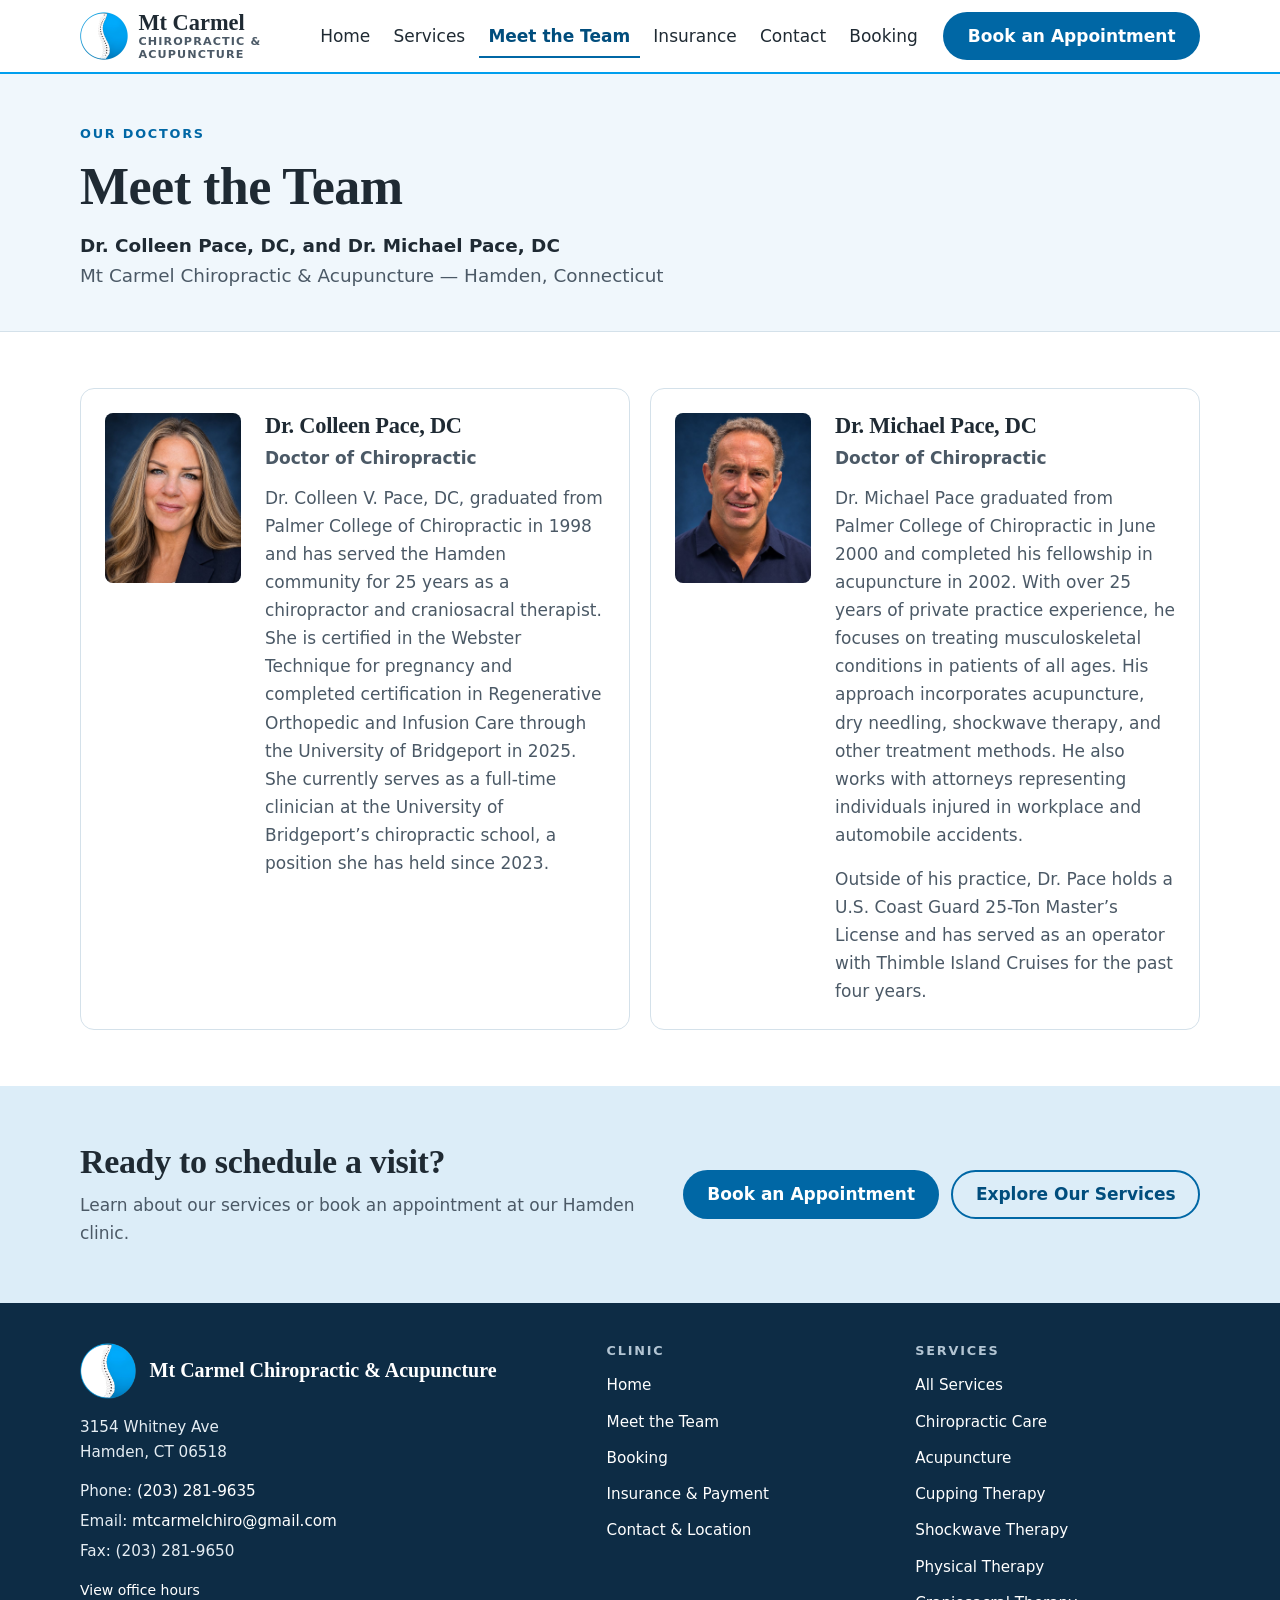
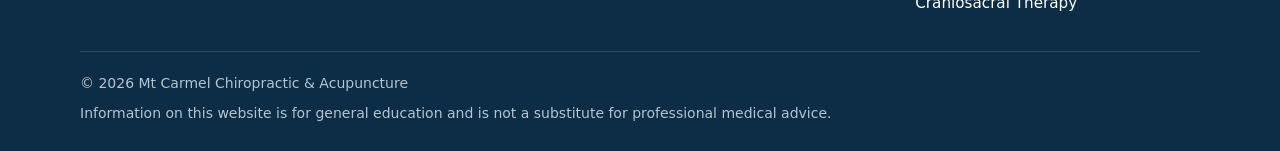
<file: public/team.html>
<!DOCTYPE html>
<html lang="en">
<head>
  <meta charset="UTF-8" />
  <meta name="viewport" content="width=device-width, initial-scale=1.0" />
  <title>Meet the Team | Mt Carmel Chiropractic &amp; Acupuncture</title>
  <meta name="description" content="Meet Dr. Colleen Pace, DC, and Dr. Michael Pace, DC, of Mt Carmel Chiropractic &amp; Acupuncture in Hamden, Connecticut." />
  <link rel="canonical" href="https://hamdenchiropracticandacupuncture.com/team" />
  <link rel="icon" href="favicon.ico" sizes="32x32" />
  <link rel="apple-touch-icon" href="apple-touch-icon.png" />
  <link rel="stylesheet" href="assets/css/styles.css" />
</head>
<body>
  <!-- ** skip link ** -->
  <a class="skip-link" href="#main-content">Skip to main content</a>

  <!-- ** header ** -->
  <header class="site-header">
    <div class="content-shell header-inner">
      <a class="brand" href="/">
        <img class="brand-logo" src="assets/images/mt-carmel-logo-96.png" srcset="assets/images/mt-carmel-logo-192.png 2x" width="96" height="96" alt="" />
        <span class="brand-text">
          <span class="brand-name">Mt Carmel</span>
          <span class="brand-tag">Chiropractic &amp; Acupuncture</span>
        </span>
      </a>
      <button class="nav-toggle" id="navToggle" type="button" aria-expanded="false" aria-controls="siteNav">
        <span class="nav-toggle-icon" aria-hidden="true"></span>
        Menu
      </button>
      <nav class="site-nav" id="siteNav" aria-label="Main">
        <ul class="nav-links">
          <li><a class="nav-link" href="/">Home</a></li>
          <li><a class="nav-link" href="/services/">Services</a></li>
          <li><a class="nav-link" href="/team" aria-current="page">Meet the Team</a></li>
          <li><a class="nav-link" href="/insurance">Insurance</a></li>
          <li><a class="nav-link" href="/contact">Contact</a></li>
          <li><a class="nav-link" href="/booking">Booking</a></li>
          <li><a class="btn btn-primary nav-cta" href="https://practice.chirotouch.com/portal/PaceChiropracticWellnessCenter" target="_blank" rel="noopener noreferrer">Book an Appointment<span class="visually-hidden"> (opens in a new tab)</span></a></li>
          <li class="nav-phone"><a class="btn btn-secondary" href="tel:+12032819635">Call (203) 281-9635</a></li>
        </ul>
      </nav>
    </div>
  </header>

  <main id="main-content" tabindex="-1">
    <!-- ** page header ** -->
    <section class="page-header">
      <div class="content-shell">
        <span class="eyebrow">Our doctors</span>
        <h1>Meet the Team</h1>
        <p class="hero-lead team-intro">
          <span class="team-intro-names"><span class="keep-together">Dr. Colleen Pace, DC,</span> and <span class="keep-together">Dr. Michael Pace, DC</span></span>
          <span>Mt Carmel Chiropractic &amp; Acupuncture&nbsp;— <span class="keep-together">Hamden, Connecticut</span></span>
        </p>
      </div>
    </section>

    <!-- ** doctors ** -->
    <section class="section" aria-label="Doctors">
      <div class="content-shell team-grid">
        <article class="team-card">
          <img class="team-photo" src="assets/images/colleen-pace-headshot-600.jpg" width="600" height="750" alt="Headshot of Dr. Colleen Pace" />
          <div class="team-card-heading">
            <h2>Dr. Colleen Pace, DC</h2>
            <p class="team-role">Doctor of Chiropractic</p>
          </div>
          <div class="team-card-bio">
            <p>Dr. Colleen V. Pace, DC, graduated from Palmer College of Chiropractic in 1998 and has served the Hamden community for 25 years as a chiropractor and craniosacral therapist. She is certified in the Webster Technique for pregnancy and completed certification in Regenerative Orthopedic and Infusion Care through the University of Bridgeport in 2025. She currently serves as a full-time clinician at the University of Bridgeport’s chiropractic school, a position she has held since 2023.</p>
          </div>
        </article>

        <article class="team-card">
          <img class="team-photo" src="assets/images/michael-pace-headshot-600.jpg" width="600" height="750" alt="Headshot of Dr. Michael Pace" />
          <div class="team-card-heading">
            <h2>Dr. Michael Pace, DC</h2>
            <p class="team-role">Doctor of Chiropractic</p>
          </div>
          <div class="team-card-bio">
            <p>Dr. Michael Pace graduated from Palmer College of Chiropractic in June 2000 and completed his fellowship in acupuncture in 2002. With over 25 years of private practice experience, he focuses on treating musculoskeletal conditions in patients of all ages. His approach incorporates acupuncture, dry needling, shockwave therapy, and other treatment methods. He also works with attorneys representing individuals injured in workplace and automobile accidents.</p>
            <p>Outside of his practice, Dr. Pace holds a U.S. Coast Guard 25-Ton Master’s License and has served as an operator with Thimble Island Cruises for the past four years.</p>
          </div>
        </article>
      </div>
    </section>

    <!-- ** call to action ** -->
    <section class="cta-band" aria-labelledby="ctaHeading">
      <div class="content-shell cta-inner">
        <div>
          <h2 id="ctaHeading">Ready to schedule a visit?</h2>
          <p>Learn about our services or book an appointment at our Hamden clinic.</p>
        </div>
        <div class="cta-actions">
          <a class="btn btn-primary" href="https://practice.chirotouch.com/portal/PaceChiropracticWellnessCenter" target="_blank" rel="noopener noreferrer">Book an Appointment<span class="visually-hidden"> (opens in a new tab)</span></a>
          <a class="btn btn-secondary" href="/services/">Explore Our Services</a>
        </div>
      </div>
    </section>
  </main>

  <!-- ** footer ** -->
  <footer class="site-footer">
    <div class="content-shell footer-grid">
      <div>
        <div class="footer-brand">
          <img class="footer-logo" src="assets/images/mt-carmel-logo-96.png" srcset="assets/images/mt-carmel-logo-192.png 2x" width="96" height="96" alt="" loading="lazy" />
          <p class="footer-name">Mt Carmel Chiropractic &amp; Acupuncture</p>
        </div>
        <address class="footer-address">
          3154 Whitney Ave<br />
          Hamden, CT 06518
        </address>
        <ul class="footer-contact">
          <li>Phone: <a href="tel:+12032819635">(203) 281-9635</a></li>
          <li>Email: <a href="mailto:mtcarmelchiro@gmail.com">mtcarmelchiro@gmail.com</a></li>
          <li>Fax: (203) 281-9650</li>
        </ul>
        <p class="footer-note"><a href="/contact#office-hours">View office hours</a></p>
      </div>
      <nav class="footer-nav" aria-label="Footer">
        <div>
          <h2 class="footer-heading">Clinic</h2>
          <ul class="footer-links">
            <li><a href="/">Home</a></li>
            <li><a href="/team">Meet the Team</a></li>
            <li><a href="/booking">Booking</a></li>
            <li><a href="/insurance">Insurance &amp; Payment</a></li>
            <li><a href="/contact">Contact &amp; Location</a></li>
          </ul>
        </div>
        <div>
          <h2 class="footer-heading">Services</h2>
          <ul class="footer-links">
            <li><a href="/services/">All Services</a></li>
            <li><a href="/services/chiropractic">Chiropractic Care</a></li>
            <li><a href="/services/acupuncture">Acupuncture</a></li>
            <li><a href="/services/cupping">Cupping Therapy</a></li>
            <li><a href="/services/shockwave-therapy">Shockwave Therapy</a></li>
            <li><a href="/services/physical-therapy">Physical Therapy</a></li>
            <li><a href="/services/craniosacral-therapy">Craniosacral Therapy</a></li>
          </ul>
        </div>
      </nav>
    </div>
    <div class="content-shell footer-bottom">
      <p>&copy; 2026 Mt Carmel Chiropractic &amp; Acupuncture</p>
      <p>Information on this website is for general education and is not a substitute for professional medical advice.</p>
    </div>
  </footer>

  <script src="assets/js/main.js" defer></script>
</body>
</html>
</file>
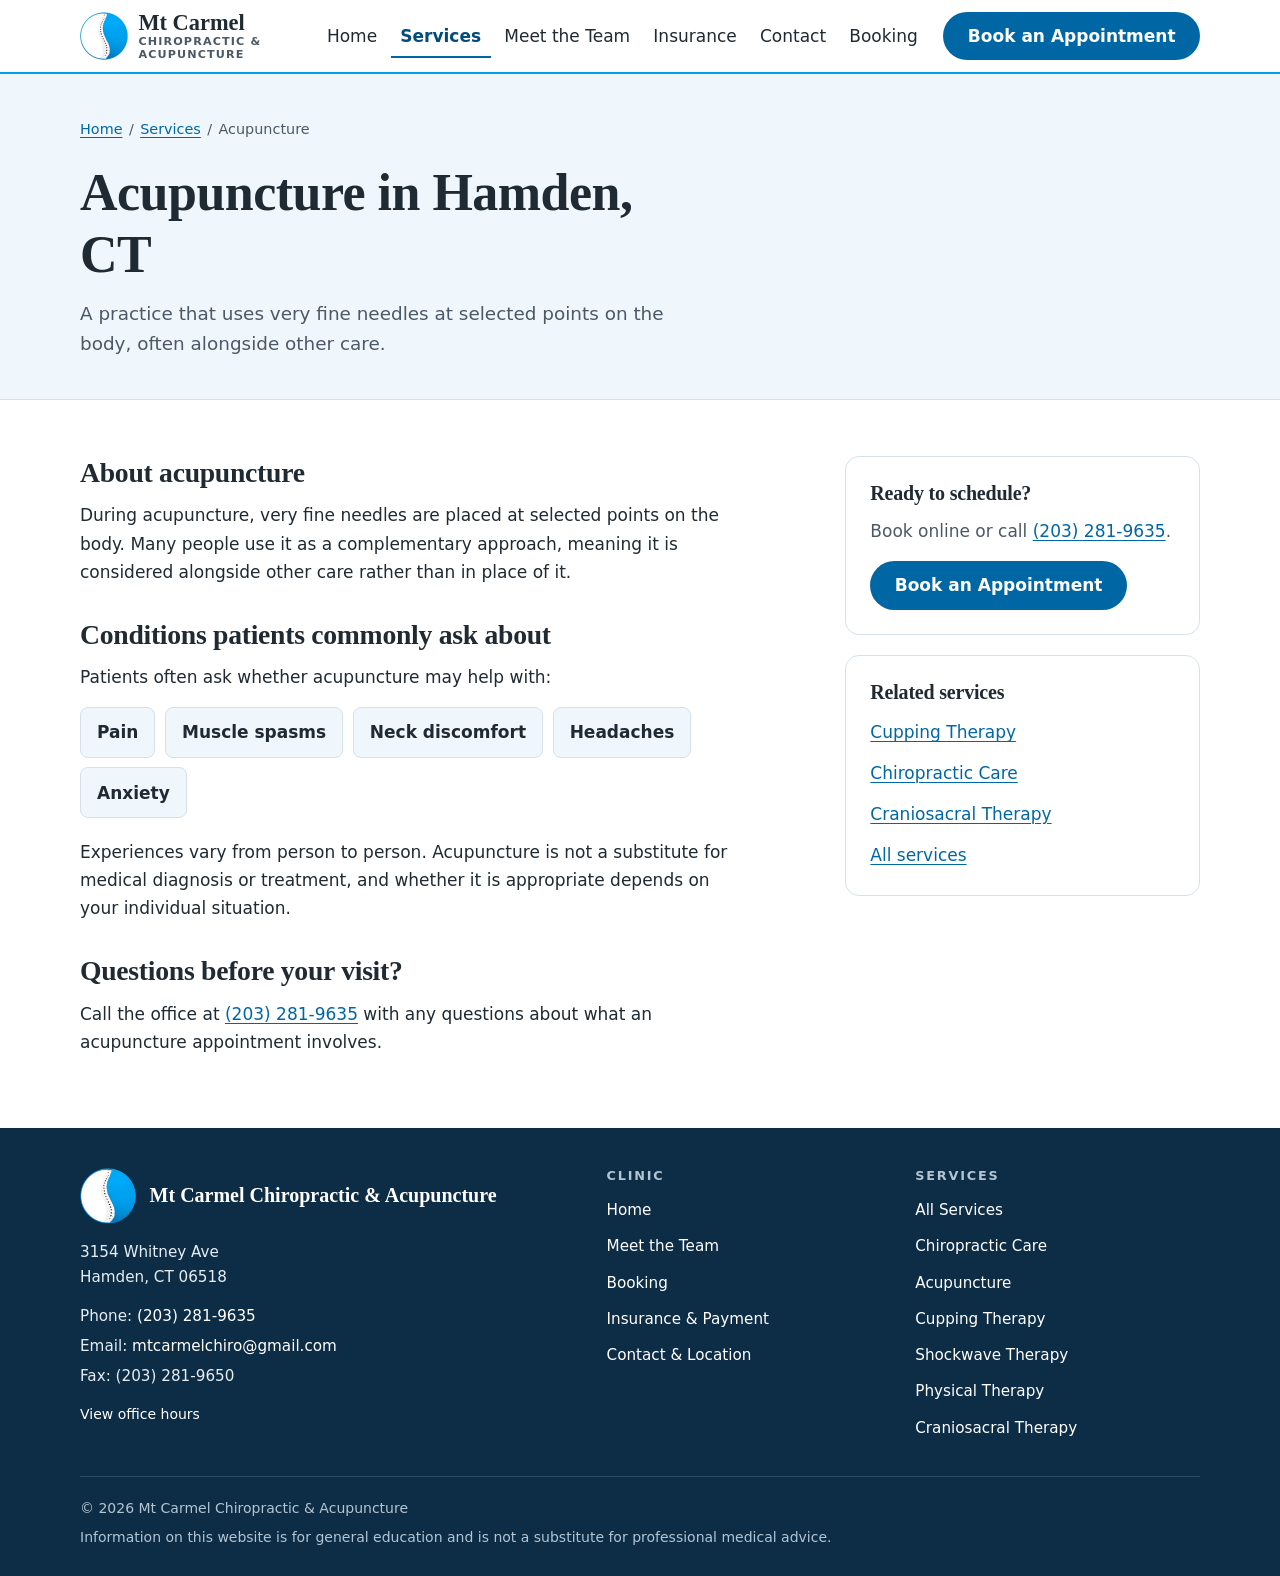
<file: public/services/acupuncture.html>
<!DOCTYPE html>
<html lang="en">
<head>
  <meta charset="UTF-8" />
  <meta name="viewport" content="width=device-width, initial-scale=1.0" />
  <title>Acupuncture in Hamden, CT | Mt Carmel Chiropractic</title>
  <meta name="description" content="Learn about acupuncture at Mt Carmel Chiropractic &amp; Acupuncture in Hamden, CT, a complementary approach some people explore for chronic pain or headaches." />
  <link rel="canonical" href="https://hamdenchiropracticandacupuncture.com/services/acupuncture" />
  <link rel="icon" href="../favicon.ico" sizes="32x32" />
  <link rel="apple-touch-icon" href="../apple-touch-icon.png" />
  <link rel="stylesheet" href="../assets/css/styles.css" />
</head>
<body>
  <!-- ** skip link ** -->
  <a class="skip-link" href="#main-content">Skip to main content</a>

  <!-- ** header ** -->
  <header class="site-header">
    <div class="content-shell header-inner">
      <a class="brand" href="/">
        <img class="brand-logo" src="../assets/images/mt-carmel-logo-96.png" srcset="../assets/images/mt-carmel-logo-192.png 2x" width="96" height="96" alt="" />
        <span class="brand-text">
          <span class="brand-name">Mt Carmel</span>
          <span class="brand-tag">Chiropractic &amp; Acupuncture</span>
        </span>
      </a>
      <button class="nav-toggle" id="navToggle" type="button" aria-expanded="false" aria-controls="siteNav">
        <span class="nav-toggle-icon" aria-hidden="true"></span>
        Menu
      </button>
      <nav class="site-nav" id="siteNav" aria-label="Main">
        <ul class="nav-links">
          <li><a class="nav-link" href="/">Home</a></li>
          <li><a class="nav-link" href="/services/" aria-current="true">Services</a></li>
          <li><a class="nav-link" href="/team">Meet the Team</a></li>
          <li><a class="nav-link" href="/insurance">Insurance</a></li>
          <li><a class="nav-link" href="/contact">Contact</a></li>
          <li><a class="nav-link" href="/booking">Booking</a></li>
          <li><a class="btn btn-primary nav-cta" href="https://practice.chirotouch.com/portal/PaceChiropracticWellnessCenter" target="_blank" rel="noopener noreferrer">Book an Appointment<span class="visually-hidden"> (opens in a new tab)</span></a></li>
          <li class="nav-phone"><a class="btn btn-secondary" href="tel:+12032819635">Call (203) 281-9635</a></li>
        </ul>
      </nav>
    </div>
  </header>

  <main id="main-content" tabindex="-1">
    <!-- ** page header ** -->
    <section class="page-header">
      <div class="content-shell">
        <nav class="breadcrumb" aria-label="Breadcrumb">
          <ol>
            <li><a href="/">Home</a></li>
            <li><a href="/services/">Services</a></li>
            <li><span aria-current="page">Acupuncture</span></li>
          </ol>
        </nav>
        <h1>Acupuncture in Hamden, CT</h1>
        <p class="hero-lead">A practice that uses very fine needles at selected points on the body, often alongside other care.</p>
      </div>
    </section>

    <!-- ** service details ** -->
    <section class="section">
      <div class="content-shell page-layout">
        <article class="prose">
          <h2>About acupuncture</h2>
          <p>During acupuncture, very fine needles are placed at selected points on the body. Many people use it as a complementary approach, meaning it is considered alongside other care rather than in place of it.</p>

          <h2>Conditions patients commonly ask about</h2>
          <p>Patients often ask whether acupuncture may help with:</p>
          <ul class="condition-list">
            <li>Pain</li>
            <li>Muscle spasms</li>
            <li>Neck discomfort</li>
            <li>Headaches</li>
            <li>Anxiety</li>
          </ul>
          <p>Experiences vary from person to person. Acupuncture is not a substitute for medical diagnosis or treatment, and whether it is appropriate depends on your individual situation.</p>

          <h2>Questions before your visit?</h2>
          <p>Call the office at <a href="tel:+12032819635">(203) 281-9635</a> with any questions about what an acupuncture appointment involves.</p>
        </article>

        <aside class="sidebar" aria-label="Scheduling and related services">
          <div class="sidebar-card">
            <h2>Ready to schedule?</h2>
            <p>Book online or call <a href="tel:+12032819635">(203) 281-9635</a>.</p>
            <a class="btn btn-primary" href="https://practice.chirotouch.com/portal/PaceChiropracticWellnessCenter" target="_blank" rel="noopener noreferrer">Book an Appointment<span class="visually-hidden"> (opens in a new tab)</span></a>
          </div>
          <div class="sidebar-card">
            <h2>Related services</h2>
            <ul class="link-list">
              <li><a href="/services/cupping">Cupping Therapy</a></li>
              <li><a href="/services/chiropractic">Chiropractic Care</a></li>
              <li><a href="/services/craniosacral-therapy">Craniosacral Therapy</a></li>
              <li><a href="/services/">All services</a></li>
            </ul>
          </div>
        </aside>
      </div>
    </section>
  </main>

  <!-- ** footer ** -->
  <footer class="site-footer">
    <div class="content-shell footer-grid">
      <div>
        <div class="footer-brand">
          <img class="footer-logo" src="../assets/images/mt-carmel-logo-96.png" srcset="../assets/images/mt-carmel-logo-192.png 2x" width="96" height="96" alt="" loading="lazy" />
          <p class="footer-name">Mt Carmel Chiropractic &amp; Acupuncture</p>
        </div>
        <address class="footer-address">
          3154 Whitney Ave<br />
          Hamden, CT 06518
        </address>
        <ul class="footer-contact">
          <li>Phone: <a href="tel:+12032819635">(203) 281-9635</a></li>
          <li>Email: <a href="mailto:mtcarmelchiro@gmail.com">mtcarmelchiro@gmail.com</a></li>
          <li>Fax: (203) 281-9650</li>
        </ul>
        <p class="footer-note"><a href="/contact#office-hours">View office hours</a></p>
      </div>
      <nav class="footer-nav" aria-label="Footer">
        <div>
          <h2 class="footer-heading">Clinic</h2>
          <ul class="footer-links">
            <li><a href="/">Home</a></li>
            <li><a href="/team">Meet the Team</a></li>
            <li><a href="/booking">Booking</a></li>
            <li><a href="/insurance">Insurance &amp; Payment</a></li>
            <li><a href="/contact">Contact &amp; Location</a></li>
          </ul>
        </div>
        <div>
          <h2 class="footer-heading">Services</h2>
          <ul class="footer-links">
            <li><a href="/services/">All Services</a></li>
            <li><a href="/services/chiropractic">Chiropractic Care</a></li>
            <li><a href="/services/acupuncture">Acupuncture</a></li>
            <li><a href="/services/cupping">Cupping Therapy</a></li>
            <li><a href="/services/shockwave-therapy">Shockwave Therapy</a></li>
            <li><a href="/services/physical-therapy">Physical Therapy</a></li>
            <li><a href="/services/craniosacral-therapy">Craniosacral Therapy</a></li>
          </ul>
        </div>
      </nav>
    </div>
    <div class="content-shell footer-bottom">
      <p>&copy; 2026 Mt Carmel Chiropractic &amp; Acupuncture</p>
      <p>Information on this website is for general education and is not a substitute for professional medical advice.</p>
    </div>
  </footer>

  <script src="../assets/js/main.js" defer></script>
</body>
</html>
</file>
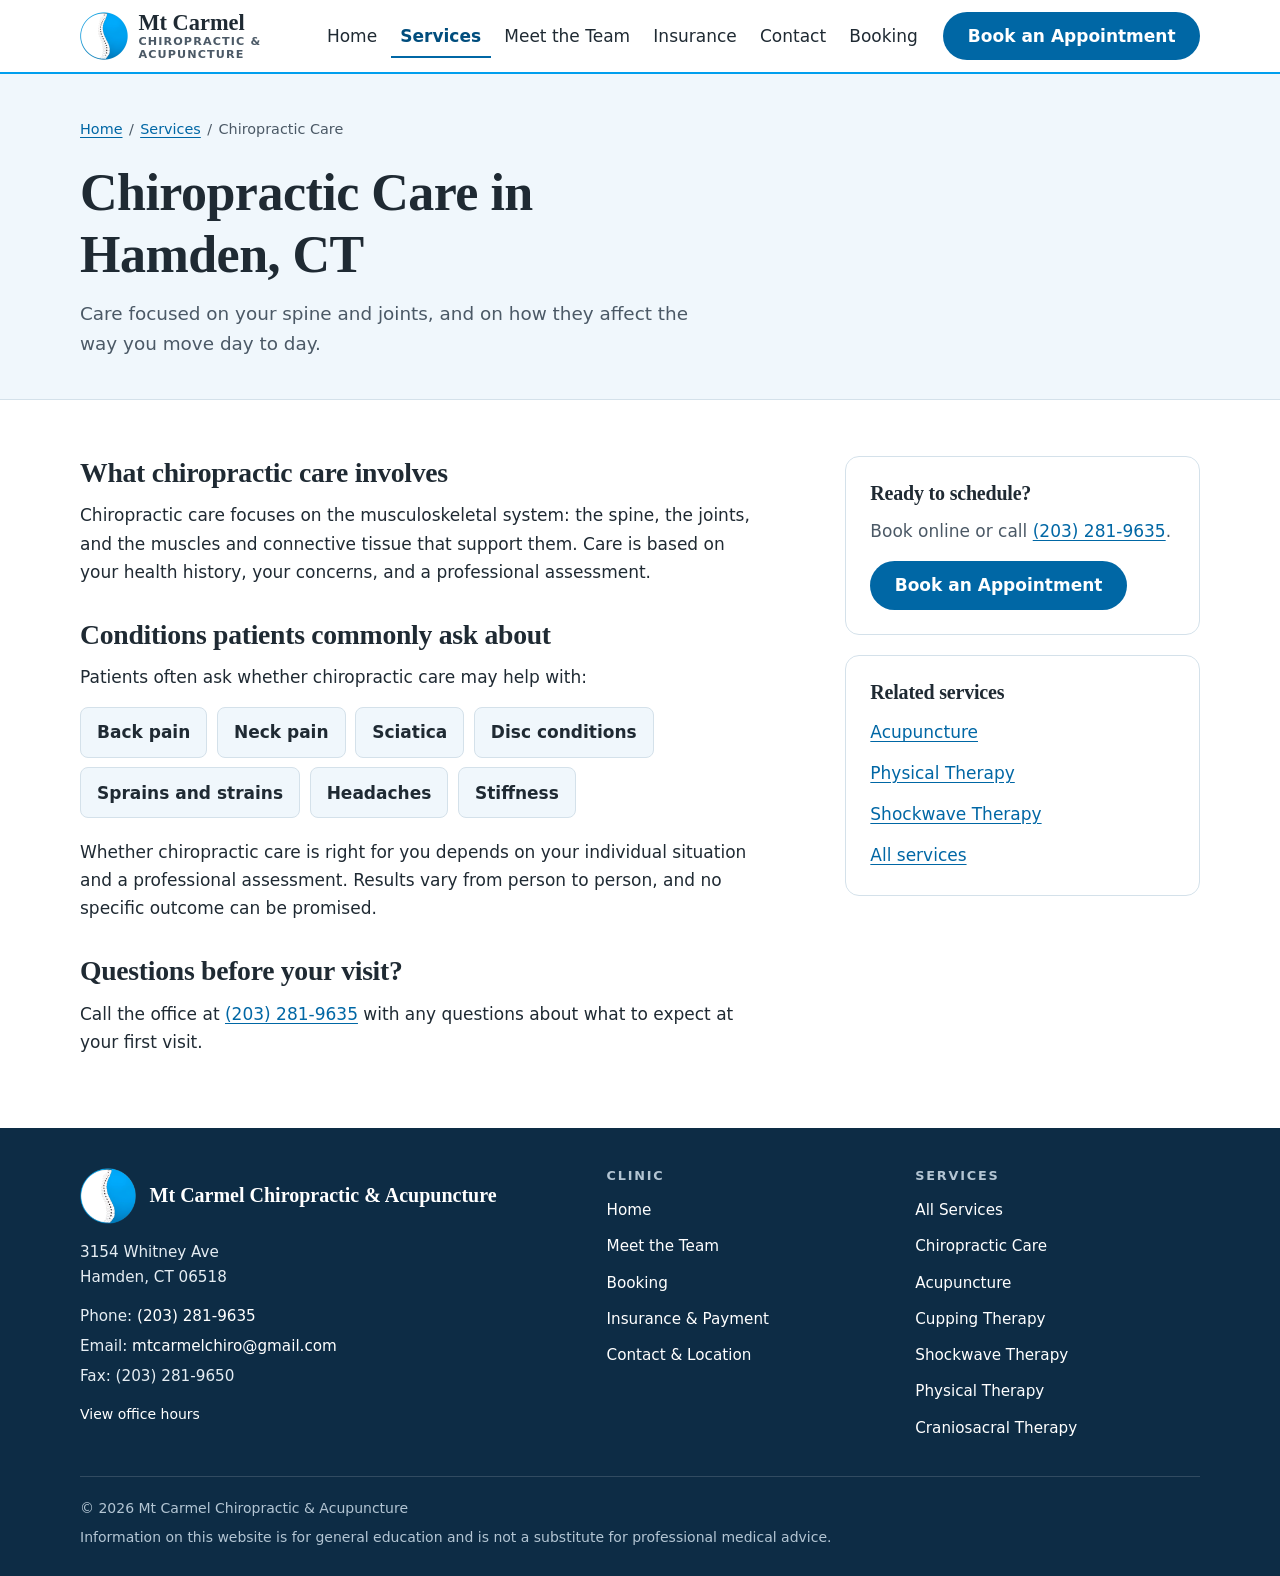
<file: public/services/chiropractic.html>
<!DOCTYPE html>
<html lang="en">
<head>
  <meta charset="UTF-8" />
  <meta name="viewport" content="width=device-width, initial-scale=1.0" />
  <title>Chiropractic Care in Hamden, CT | Mt Carmel Chiropractic</title>
  <meta name="description" content="Learn about chiropractic care at Mt Carmel Chiropractic &amp; Acupuncture in Hamden, CT, including evaluation and treatment for back pain, neck pain, and stiffness." />
  <link rel="canonical" href="https://hamdenchiropracticandacupuncture.com/services/chiropractic" />
  <link rel="icon" href="../favicon.ico" sizes="32x32" />
  <link rel="apple-touch-icon" href="../apple-touch-icon.png" />
  <link rel="stylesheet" href="../assets/css/styles.css" />
</head>
<body>
  <!-- ** skip link ** -->
  <a class="skip-link" href="#main-content">Skip to main content</a>

  <!-- ** header ** -->
  <header class="site-header">
    <div class="content-shell header-inner">
      <a class="brand" href="/">
        <img class="brand-logo" src="../assets/images/mt-carmel-logo-96.png" srcset="../assets/images/mt-carmel-logo-192.png 2x" width="96" height="96" alt="" />
        <span class="brand-text">
          <span class="brand-name">Mt Carmel</span>
          <span class="brand-tag">Chiropractic &amp; Acupuncture</span>
        </span>
      </a>
      <button class="nav-toggle" id="navToggle" type="button" aria-expanded="false" aria-controls="siteNav">
        <span class="nav-toggle-icon" aria-hidden="true"></span>
        Menu
      </button>
      <nav class="site-nav" id="siteNav" aria-label="Main">
        <ul class="nav-links">
          <li><a class="nav-link" href="/">Home</a></li>
          <li><a class="nav-link" href="/services/" aria-current="true">Services</a></li>
          <li><a class="nav-link" href="/team">Meet the Team</a></li>
          <li><a class="nav-link" href="/insurance">Insurance</a></li>
          <li><a class="nav-link" href="/contact">Contact</a></li>
          <li><a class="nav-link" href="/booking">Booking</a></li>
          <li><a class="btn btn-primary nav-cta" href="https://practice.chirotouch.com/portal/PaceChiropracticWellnessCenter" target="_blank" rel="noopener noreferrer">Book an Appointment<span class="visually-hidden"> (opens in a new tab)</span></a></li>
          <li class="nav-phone"><a class="btn btn-secondary" href="tel:+12032819635">Call (203) 281-9635</a></li>
        </ul>
      </nav>
    </div>
  </header>

  <main id="main-content" tabindex="-1">
    <!-- ** page header ** -->
    <section class="page-header">
      <div class="content-shell">
        <nav class="breadcrumb" aria-label="Breadcrumb">
          <ol>
            <li><a href="/">Home</a></li>
            <li><a href="/services/">Services</a></li>
            <li><span aria-current="page">Chiropractic Care</span></li>
          </ol>
        </nav>
        <h1>Chiropractic Care in Hamden, CT</h1>
        <p class="hero-lead">Care focused on your spine and joints, and on how they affect the way you move day to day.</p>
      </div>
    </section>

    <!-- ** service details ** -->
    <section class="section">
      <div class="content-shell page-layout">
        <article class="prose">
          <h2>What chiropractic care involves</h2>
          <p>Chiropractic care focuses on the musculoskeletal system: the spine, the joints, and the muscles and connective tissue that support them. Care is based on your health history, your concerns, and a professional assessment.</p>

          <h2>Conditions patients commonly ask about</h2>
          <p>Patients often ask whether chiropractic care may help with:</p>
          <ul class="condition-list">
            <li>Back pain</li>
            <li>Neck pain</li>
            <li>Sciatica</li>
            <li>Disc conditions</li>
            <li>Sprains and strains</li>
            <li>Headaches</li>
            <li>Stiffness</li>
          </ul>
          <p>Whether chiropractic care is right for you depends on your individual situation and a professional assessment. Results vary from person to person, and no specific outcome can be promised.</p>

          <h2>Questions before your visit?</h2>
          <p>Call the office at <a href="tel:+12032819635">(203) 281-9635</a> with any questions about what to expect at your first visit.</p>
        </article>

        <aside class="sidebar" aria-label="Scheduling and related services">
          <div class="sidebar-card">
            <h2>Ready to schedule?</h2>
            <p>Book online or call <a href="tel:+12032819635">(203) 281-9635</a>.</p>
            <a class="btn btn-primary" href="https://practice.chirotouch.com/portal/PaceChiropracticWellnessCenter" target="_blank" rel="noopener noreferrer">Book an Appointment<span class="visually-hidden"> (opens in a new tab)</span></a>
          </div>
          <div class="sidebar-card">
            <h2>Related services</h2>
            <ul class="link-list">
              <li><a href="/services/acupuncture">Acupuncture</a></li>
              <li><a href="/services/physical-therapy">Physical Therapy</a></li>
              <li><a href="/services/shockwave-therapy">Shockwave Therapy</a></li>
              <li><a href="/services/">All services</a></li>
            </ul>
          </div>
        </aside>
      </div>
    </section>
  </main>

  <!-- ** footer ** -->
  <footer class="site-footer">
    <div class="content-shell footer-grid">
      <div>
        <div class="footer-brand">
          <img class="footer-logo" src="../assets/images/mt-carmel-logo-96.png" srcset="../assets/images/mt-carmel-logo-192.png 2x" width="96" height="96" alt="" loading="lazy" />
          <p class="footer-name">Mt Carmel Chiropractic &amp; Acupuncture</p>
        </div>
        <address class="footer-address">
          3154 Whitney Ave<br />
          Hamden, CT 06518
        </address>
        <ul class="footer-contact">
          <li>Phone: <a href="tel:+12032819635">(203) 281-9635</a></li>
          <li>Email: <a href="mailto:mtcarmelchiro@gmail.com">mtcarmelchiro@gmail.com</a></li>
          <li>Fax: (203) 281-9650</li>
        </ul>
        <p class="footer-note"><a href="/contact#office-hours">View office hours</a></p>
      </div>
      <nav class="footer-nav" aria-label="Footer">
        <div>
          <h2 class="footer-heading">Clinic</h2>
          <ul class="footer-links">
            <li><a href="/">Home</a></li>
            <li><a href="/team">Meet the Team</a></li>
            <li><a href="/booking">Booking</a></li>
            <li><a href="/insurance">Insurance &amp; Payment</a></li>
            <li><a href="/contact">Contact &amp; Location</a></li>
          </ul>
        </div>
        <div>
          <h2 class="footer-heading">Services</h2>
          <ul class="footer-links">
            <li><a href="/services/">All Services</a></li>
            <li><a href="/services/chiropractic">Chiropractic Care</a></li>
            <li><a href="/services/acupuncture">Acupuncture</a></li>
            <li><a href="/services/cupping">Cupping Therapy</a></li>
            <li><a href="/services/shockwave-therapy">Shockwave Therapy</a></li>
            <li><a href="/services/physical-therapy">Physical Therapy</a></li>
            <li><a href="/services/craniosacral-therapy">Craniosacral Therapy</a></li>
          </ul>
        </div>
      </nav>
    </div>
    <div class="content-shell footer-bottom">
      <p>&copy; 2026 Mt Carmel Chiropractic &amp; Acupuncture</p>
      <p>Information on this website is for general education and is not a substitute for professional medical advice.</p>
    </div>
  </footer>

  <script src="../assets/js/main.js" defer></script>
</body>
</html>
</file>
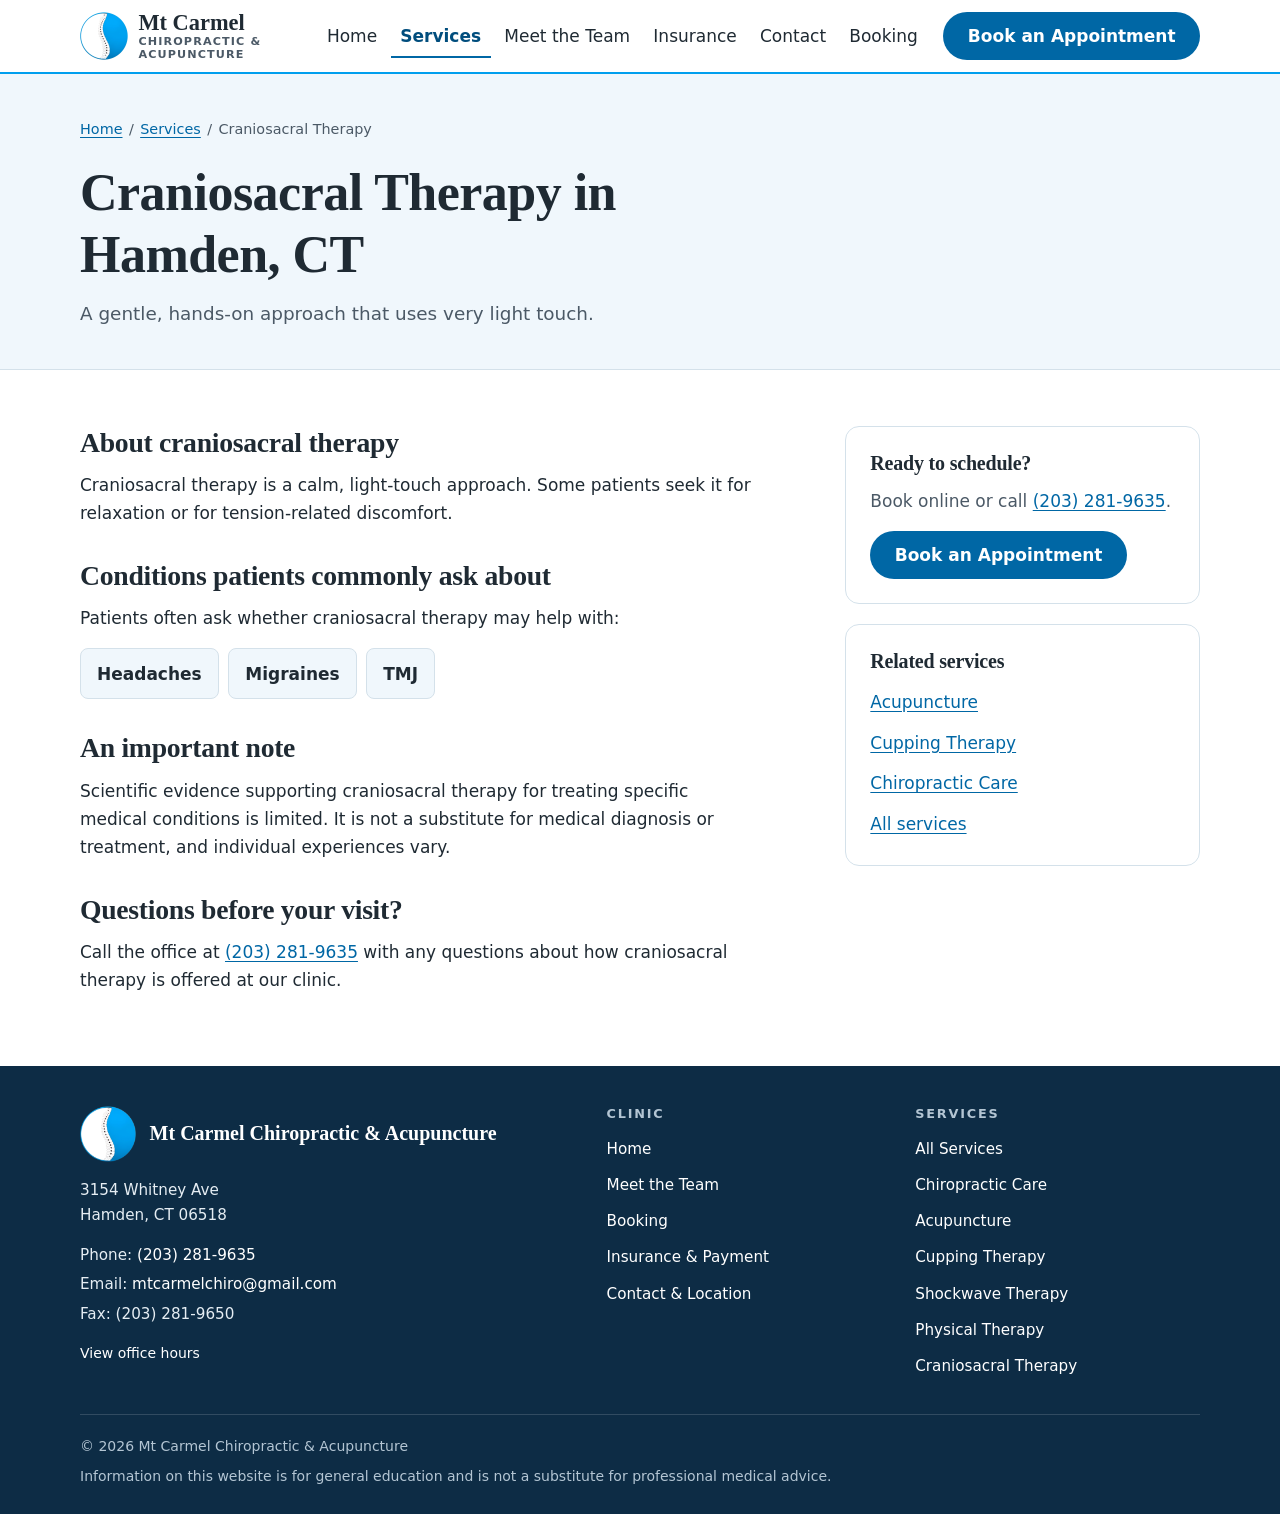
<file: public/services/craniosacral-therapy.html>
<!DOCTYPE html>
<html lang="en">
<head>
  <meta charset="UTF-8" />
  <meta name="viewport" content="width=device-width, initial-scale=1.0" />
  <title>Craniosacral Therapy in Hamden, CT | Mt Carmel Chiropractic</title>
  <meta name="description" content="Learn about craniosacral therapy at Mt Carmel Chiropractic &amp; Acupuncture in Hamden, CT, a gentle, light-touch approach some patients seek for relaxation." />
  <link rel="canonical" href="https://hamdenchiropracticandacupuncture.com/services/craniosacral-therapy" />
  <link rel="icon" href="../favicon.ico" sizes="32x32" />
  <link rel="apple-touch-icon" href="../apple-touch-icon.png" />
  <link rel="stylesheet" href="../assets/css/styles.css" />
</head>
<body>
  <!-- ** skip link ** -->
  <a class="skip-link" href="#main-content">Skip to main content</a>

  <!-- ** header ** -->
  <header class="site-header">
    <div class="content-shell header-inner">
      <a class="brand" href="/">
        <img class="brand-logo" src="../assets/images/mt-carmel-logo-96.png" srcset="../assets/images/mt-carmel-logo-192.png 2x" width="96" height="96" alt="" />
        <span class="brand-text">
          <span class="brand-name">Mt Carmel</span>
          <span class="brand-tag">Chiropractic &amp; Acupuncture</span>
        </span>
      </a>
      <button class="nav-toggle" id="navToggle" type="button" aria-expanded="false" aria-controls="siteNav">
        <span class="nav-toggle-icon" aria-hidden="true"></span>
        Menu
      </button>
      <nav class="site-nav" id="siteNav" aria-label="Main">
        <ul class="nav-links">
          <li><a class="nav-link" href="/">Home</a></li>
          <li><a class="nav-link" href="/services/" aria-current="true">Services</a></li>
          <li><a class="nav-link" href="/team">Meet the Team</a></li>
          <li><a class="nav-link" href="/insurance">Insurance</a></li>
          <li><a class="nav-link" href="/contact">Contact</a></li>
          <li><a class="nav-link" href="/booking">Booking</a></li>
          <li><a class="btn btn-primary nav-cta" href="https://practice.chirotouch.com/portal/PaceChiropracticWellnessCenter" target="_blank" rel="noopener noreferrer">Book an Appointment<span class="visually-hidden"> (opens in a new tab)</span></a></li>
          <li class="nav-phone"><a class="btn btn-secondary" href="tel:+12032819635">Call (203) 281-9635</a></li>
        </ul>
      </nav>
    </div>
  </header>

  <main id="main-content" tabindex="-1">
    <!-- ** page header ** -->
    <section class="page-header">
      <div class="content-shell">
        <nav class="breadcrumb" aria-label="Breadcrumb">
          <ol>
            <li><a href="/">Home</a></li>
            <li><a href="/services/">Services</a></li>
            <li><span aria-current="page">Craniosacral Therapy</span></li>
          </ol>
        </nav>
        <h1>Craniosacral Therapy in Hamden, CT</h1>
        <p class="hero-lead">A gentle, hands-on approach that uses very light touch.</p>
      </div>
    </section>

    <!-- ** service details ** -->
    <section class="section">
      <div class="content-shell page-layout">
        <article class="prose">
          <h2>About craniosacral therapy</h2>
          <p>Craniosacral therapy is a calm, light-touch approach. Some patients seek it for relaxation or for tension-related discomfort.</p>

          <h2>Conditions patients commonly ask about</h2>
          <p>Patients often ask whether craniosacral therapy may help with:</p>
          <ul class="condition-list">
            <li>Headaches</li>
            <li>Migraines</li>
            <li>TMJ</li>
          </ul>

          <h2>An important note</h2>
          <p>Scientific evidence supporting craniosacral therapy for treating specific medical conditions is limited. It is not a substitute for medical diagnosis or treatment, and individual experiences vary.</p>

          <h2>Questions before your visit?</h2>
          <p>Call the office at <a href="tel:+12032819635">(203) 281-9635</a> with any questions about how craniosacral therapy is offered at our clinic.</p>
        </article>

        <aside class="sidebar" aria-label="Scheduling and related services">
          <div class="sidebar-card">
            <h2>Ready to schedule?</h2>
            <p>Book online or call <a href="tel:+12032819635">(203) 281-9635</a>.</p>
            <a class="btn btn-primary" href="https://practice.chirotouch.com/portal/PaceChiropracticWellnessCenter" target="_blank" rel="noopener noreferrer">Book an Appointment<span class="visually-hidden"> (opens in a new tab)</span></a>
          </div>
          <div class="sidebar-card">
            <h2>Related services</h2>
            <ul class="link-list">
              <li><a href="/services/acupuncture">Acupuncture</a></li>
              <li><a href="/services/cupping">Cupping Therapy</a></li>
              <li><a href="/services/chiropractic">Chiropractic Care</a></li>
              <li><a href="/services/">All services</a></li>
            </ul>
          </div>
        </aside>
      </div>
    </section>
  </main>

  <!-- ** footer ** -->
  <footer class="site-footer">
    <div class="content-shell footer-grid">
      <div>
        <div class="footer-brand">
          <img class="footer-logo" src="../assets/images/mt-carmel-logo-96.png" srcset="../assets/images/mt-carmel-logo-192.png 2x" width="96" height="96" alt="" loading="lazy" />
          <p class="footer-name">Mt Carmel Chiropractic &amp; Acupuncture</p>
        </div>
        <address class="footer-address">
          3154 Whitney Ave<br />
          Hamden, CT 06518
        </address>
        <ul class="footer-contact">
          <li>Phone: <a href="tel:+12032819635">(203) 281-9635</a></li>
          <li>Email: <a href="mailto:mtcarmelchiro@gmail.com">mtcarmelchiro@gmail.com</a></li>
          <li>Fax: (203) 281-9650</li>
        </ul>
        <p class="footer-note"><a href="/contact#office-hours">View office hours</a></p>
      </div>
      <nav class="footer-nav" aria-label="Footer">
        <div>
          <h2 class="footer-heading">Clinic</h2>
          <ul class="footer-links">
            <li><a href="/">Home</a></li>
            <li><a href="/team">Meet the Team</a></li>
            <li><a href="/booking">Booking</a></li>
            <li><a href="/insurance">Insurance &amp; Payment</a></li>
            <li><a href="/contact">Contact &amp; Location</a></li>
          </ul>
        </div>
        <div>
          <h2 class="footer-heading">Services</h2>
          <ul class="footer-links">
            <li><a href="/services/">All Services</a></li>
            <li><a href="/services/chiropractic">Chiropractic Care</a></li>
            <li><a href="/services/acupuncture">Acupuncture</a></li>
            <li><a href="/services/cupping">Cupping Therapy</a></li>
            <li><a href="/services/shockwave-therapy">Shockwave Therapy</a></li>
            <li><a href="/services/physical-therapy">Physical Therapy</a></li>
            <li><a href="/services/craniosacral-therapy">Craniosacral Therapy</a></li>
          </ul>
        </div>
      </nav>
    </div>
    <div class="content-shell footer-bottom">
      <p>&copy; 2026 Mt Carmel Chiropractic &amp; Acupuncture</p>
      <p>Information on this website is for general education and is not a substitute for professional medical advice.</p>
    </div>
  </footer>

  <script src="../assets/js/main.js" defer></script>
</body>
</html>
</file>
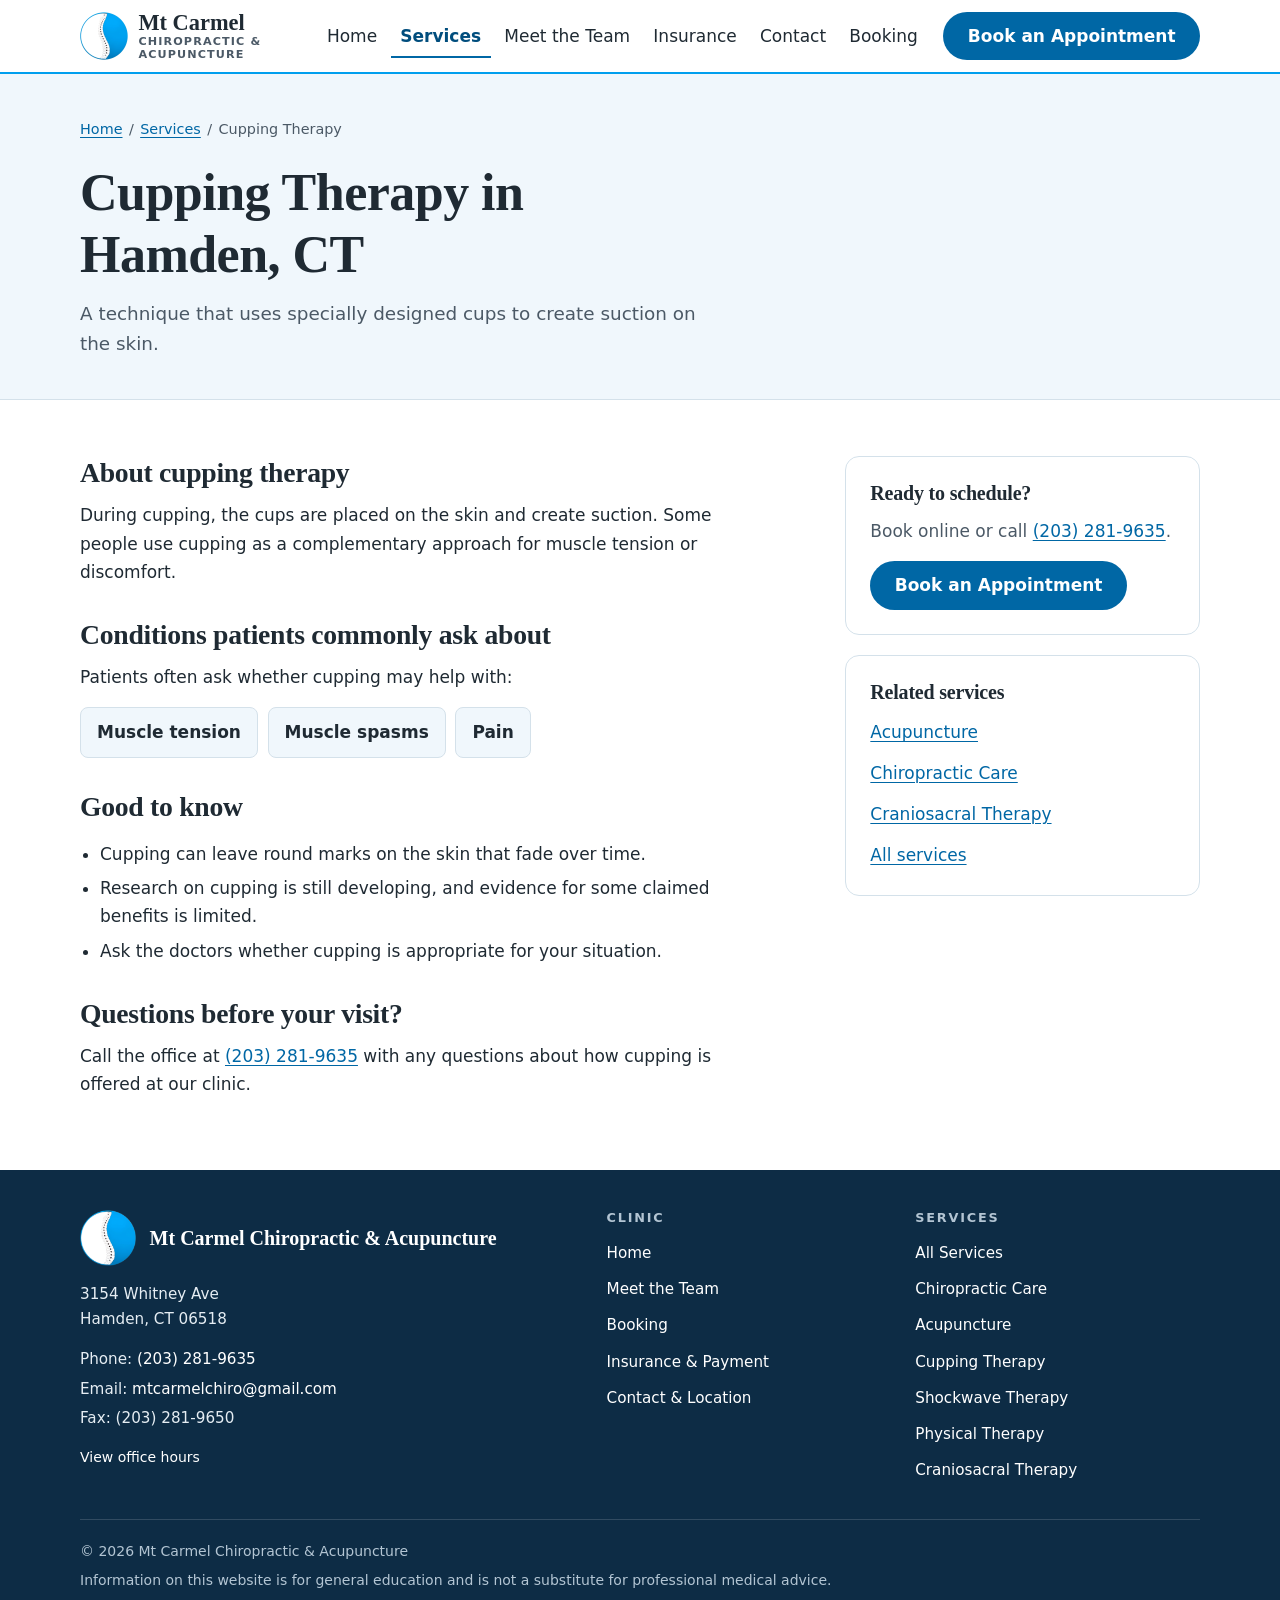
<file: public/services/cupping.html>
<!DOCTYPE html>
<html lang="en">
<head>
  <meta charset="UTF-8" />
  <meta name="viewport" content="width=device-width, initial-scale=1.0" />
  <title>Cupping Therapy in Hamden, CT | Mt Carmel Chiropractic</title>
  <meta name="description" content="Learn about cupping therapy at Mt Carmel Chiropractic &amp; Acupuncture in Hamden, CT, including how it works and why some people explore it for muscle tension." />
  <link rel="canonical" href="https://hamdenchiropracticandacupuncture.com/services/cupping" />
  <link rel="icon" href="../favicon.ico" sizes="32x32" />
  <link rel="apple-touch-icon" href="../apple-touch-icon.png" />
  <link rel="stylesheet" href="../assets/css/styles.css" />
</head>
<body>
  <!-- ** skip link ** -->
  <a class="skip-link" href="#main-content">Skip to main content</a>

  <!-- ** header ** -->
  <header class="site-header">
    <div class="content-shell header-inner">
      <a class="brand" href="/">
        <img class="brand-logo" src="../assets/images/mt-carmel-logo-96.png" srcset="../assets/images/mt-carmel-logo-192.png 2x" width="96" height="96" alt="" />
        <span class="brand-text">
          <span class="brand-name">Mt Carmel</span>
          <span class="brand-tag">Chiropractic &amp; Acupuncture</span>
        </span>
      </a>
      <button class="nav-toggle" id="navToggle" type="button" aria-expanded="false" aria-controls="siteNav">
        <span class="nav-toggle-icon" aria-hidden="true"></span>
        Menu
      </button>
      <nav class="site-nav" id="siteNav" aria-label="Main">
        <ul class="nav-links">
          <li><a class="nav-link" href="/">Home</a></li>
          <li><a class="nav-link" href="/services/" aria-current="true">Services</a></li>
          <li><a class="nav-link" href="/team">Meet the Team</a></li>
          <li><a class="nav-link" href="/insurance">Insurance</a></li>
          <li><a class="nav-link" href="/contact">Contact</a></li>
          <li><a class="nav-link" href="/booking">Booking</a></li>
          <li><a class="btn btn-primary nav-cta" href="https://practice.chirotouch.com/portal/PaceChiropracticWellnessCenter" target="_blank" rel="noopener noreferrer">Book an Appointment<span class="visually-hidden"> (opens in a new tab)</span></a></li>
          <li class="nav-phone"><a class="btn btn-secondary" href="tel:+12032819635">Call (203) 281-9635</a></li>
        </ul>
      </nav>
    </div>
  </header>

  <main id="main-content" tabindex="-1">
    <!-- ** page header ** -->
    <section class="page-header">
      <div class="content-shell">
        <nav class="breadcrumb" aria-label="Breadcrumb">
          <ol>
            <li><a href="/">Home</a></li>
            <li><a href="/services/">Services</a></li>
            <li><span aria-current="page">Cupping Therapy</span></li>
          </ol>
        </nav>
        <h1>Cupping Therapy in Hamden, CT</h1>
        <p class="hero-lead">A technique that uses specially designed cups to create suction on the skin.</p>
      </div>
    </section>

    <!-- ** service details ** -->
    <section class="section">
      <div class="content-shell page-layout">
        <article class="prose">
          <h2>About cupping therapy</h2>
          <p>During cupping, the cups are placed on the skin and create suction. Some people use cupping as a complementary approach for muscle tension or discomfort.</p>

          <h2>Conditions patients commonly ask about</h2>
          <p>Patients often ask whether cupping may help with:</p>
          <ul class="condition-list">
            <li>Muscle tension</li>
            <li>Muscle spasms</li>
            <li>Pain</li>
          </ul>

          <h2>Good to know</h2>
          <ul>
            <li>Cupping can leave round marks on the skin that fade over time.</li>
            <li>Research on cupping is still developing, and evidence for some claimed benefits is limited.</li>
            <li>Ask the doctors whether cupping is appropriate for your situation.</li>
          </ul>

          <h2>Questions before your visit?</h2>
          <p>Call the office at <a href="tel:+12032819635">(203) 281-9635</a> with any questions about how cupping is offered at our clinic.</p>
        </article>

        <aside class="sidebar" aria-label="Scheduling and related services">
          <div class="sidebar-card">
            <h2>Ready to schedule?</h2>
            <p>Book online or call <a href="tel:+12032819635">(203) 281-9635</a>.</p>
            <a class="btn btn-primary" href="https://practice.chirotouch.com/portal/PaceChiropracticWellnessCenter" target="_blank" rel="noopener noreferrer">Book an Appointment<span class="visually-hidden"> (opens in a new tab)</span></a>
          </div>
          <div class="sidebar-card">
            <h2>Related services</h2>
            <ul class="link-list">
              <li><a href="/services/acupuncture">Acupuncture</a></li>
              <li><a href="/services/chiropractic">Chiropractic Care</a></li>
              <li><a href="/services/craniosacral-therapy">Craniosacral Therapy</a></li>
              <li><a href="/services/">All services</a></li>
            </ul>
          </div>
        </aside>
      </div>
    </section>
  </main>

  <!-- ** footer ** -->
  <footer class="site-footer">
    <div class="content-shell footer-grid">
      <div>
        <div class="footer-brand">
          <img class="footer-logo" src="../assets/images/mt-carmel-logo-96.png" srcset="../assets/images/mt-carmel-logo-192.png 2x" width="96" height="96" alt="" loading="lazy" />
          <p class="footer-name">Mt Carmel Chiropractic &amp; Acupuncture</p>
        </div>
        <address class="footer-address">
          3154 Whitney Ave<br />
          Hamden, CT 06518
        </address>
        <ul class="footer-contact">
          <li>Phone: <a href="tel:+12032819635">(203) 281-9635</a></li>
          <li>Email: <a href="mailto:mtcarmelchiro@gmail.com">mtcarmelchiro@gmail.com</a></li>
          <li>Fax: (203) 281-9650</li>
        </ul>
        <p class="footer-note"><a href="/contact#office-hours">View office hours</a></p>
      </div>
      <nav class="footer-nav" aria-label="Footer">
        <div>
          <h2 class="footer-heading">Clinic</h2>
          <ul class="footer-links">
            <li><a href="/">Home</a></li>
            <li><a href="/team">Meet the Team</a></li>
            <li><a href="/booking">Booking</a></li>
            <li><a href="/insurance">Insurance &amp; Payment</a></li>
            <li><a href="/contact">Contact &amp; Location</a></li>
          </ul>
        </div>
        <div>
          <h2 class="footer-heading">Services</h2>
          <ul class="footer-links">
            <li><a href="/services/">All Services</a></li>
            <li><a href="/services/chiropractic">Chiropractic Care</a></li>
            <li><a href="/services/acupuncture">Acupuncture</a></li>
            <li><a href="/services/cupping">Cupping Therapy</a></li>
            <li><a href="/services/shockwave-therapy">Shockwave Therapy</a></li>
            <li><a href="/services/physical-therapy">Physical Therapy</a></li>
            <li><a href="/services/craniosacral-therapy">Craniosacral Therapy</a></li>
          </ul>
        </div>
      </nav>
    </div>
    <div class="content-shell footer-bottom">
      <p>&copy; 2026 Mt Carmel Chiropractic &amp; Acupuncture</p>
      <p>Information on this website is for general education and is not a substitute for professional medical advice.</p>
    </div>
  </footer>

  <script src="../assets/js/main.js" defer></script>
</body>
</html>
</file>
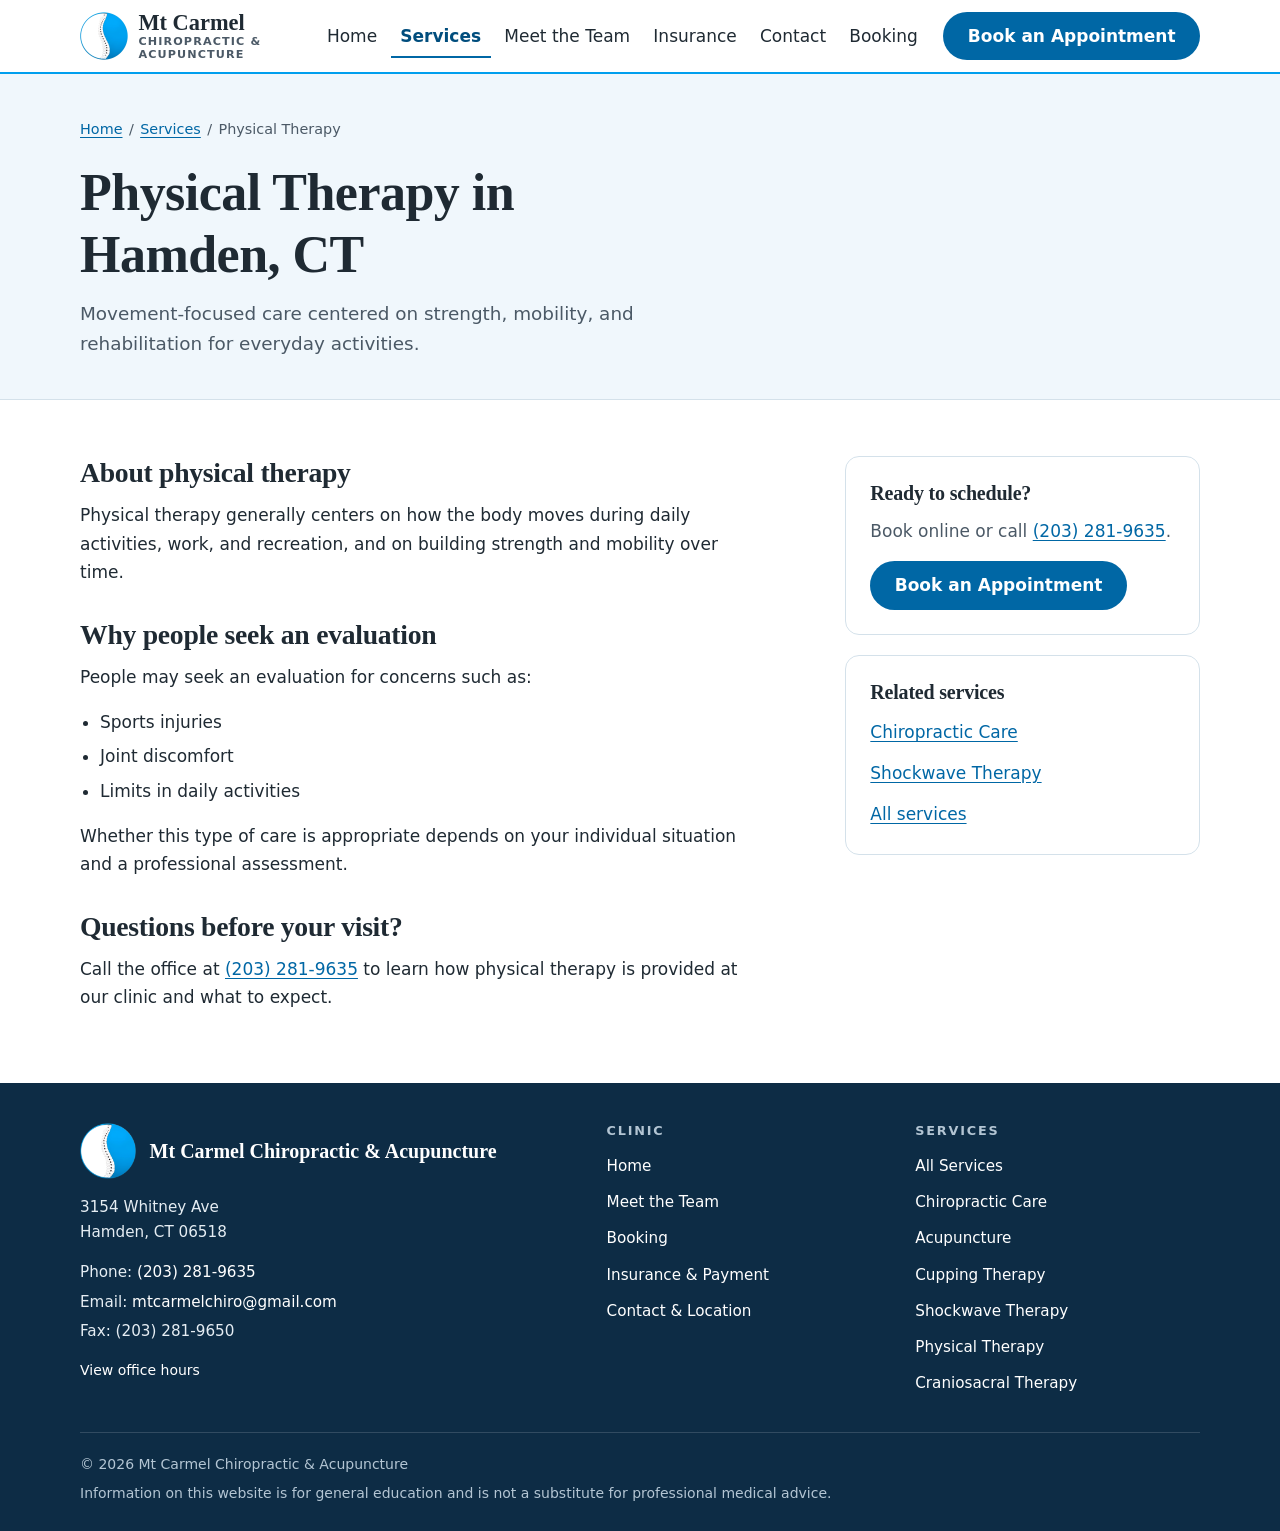
<file: public/services/physical-therapy.html>
<!DOCTYPE html>
<html lang="en">
<head>
  <meta charset="UTF-8" />
  <meta name="viewport" content="width=device-width, initial-scale=1.0" />
  <title>Physical Therapy in Hamden, CT | Mt Carmel Chiropractic</title>
  <meta name="description" content="Learn about movement-focused physical therapy at Mt Carmel Chiropractic &amp; Acupuncture in Hamden, CT, for concerns such as sports injuries and joint discomfort." />
  <link rel="canonical" href="https://hamdenchiropracticandacupuncture.com/services/physical-therapy" />
  <link rel="icon" href="../favicon.ico" sizes="32x32" />
  <link rel="apple-touch-icon" href="../apple-touch-icon.png" />
  <link rel="stylesheet" href="../assets/css/styles.css" />
</head>
<body>
  <!-- ** skip link ** -->
  <a class="skip-link" href="#main-content">Skip to main content</a>

  <!-- ** header ** -->
  <header class="site-header">
    <div class="content-shell header-inner">
      <a class="brand" href="/">
        <img class="brand-logo" src="../assets/images/mt-carmel-logo-96.png" srcset="../assets/images/mt-carmel-logo-192.png 2x" width="96" height="96" alt="" />
        <span class="brand-text">
          <span class="brand-name">Mt Carmel</span>
          <span class="brand-tag">Chiropractic &amp; Acupuncture</span>
        </span>
      </a>
      <button class="nav-toggle" id="navToggle" type="button" aria-expanded="false" aria-controls="siteNav">
        <span class="nav-toggle-icon" aria-hidden="true"></span>
        Menu
      </button>
      <nav class="site-nav" id="siteNav" aria-label="Main">
        <ul class="nav-links">
          <li><a class="nav-link" href="/">Home</a></li>
          <li><a class="nav-link" href="/services/" aria-current="true">Services</a></li>
          <li><a class="nav-link" href="/team">Meet the Team</a></li>
          <li><a class="nav-link" href="/insurance">Insurance</a></li>
          <li><a class="nav-link" href="/contact">Contact</a></li>
          <li><a class="nav-link" href="/booking">Booking</a></li>
          <li><a class="btn btn-primary nav-cta" href="https://practice.chirotouch.com/portal/PaceChiropracticWellnessCenter" target="_blank" rel="noopener noreferrer">Book an Appointment<span class="visually-hidden"> (opens in a new tab)</span></a></li>
          <li class="nav-phone"><a class="btn btn-secondary" href="tel:+12032819635">Call (203) 281-9635</a></li>
        </ul>
      </nav>
    </div>
  </header>

  <main id="main-content" tabindex="-1">
    <!-- ** page header ** -->
    <section class="page-header">
      <div class="content-shell">
        <nav class="breadcrumb" aria-label="Breadcrumb">
          <ol>
            <li><a href="/">Home</a></li>
            <li><a href="/services/">Services</a></li>
            <li><span aria-current="page">Physical Therapy</span></li>
          </ol>
        </nav>
        <h1>Physical Therapy in Hamden, CT</h1>
        <p class="hero-lead">Movement-focused care centered on strength, mobility, and rehabilitation for everyday activities.</p>
      </div>
    </section>

    <!-- ** service details ** -->
    <section class="section">
      <div class="content-shell page-layout">
        <article class="prose">
          <h2>About physical therapy</h2>
          <p>Physical therapy generally centers on how the body moves during daily activities, work, and recreation, and on building strength and mobility over time.</p>

          <h2>Why people seek an evaluation</h2>
          <p>People may seek an evaluation for concerns such as:</p>
          <ul>
            <li>Sports injuries</li>
            <li>Joint discomfort</li>
            <li>Limits in daily activities</li>
          </ul>
          <p>Whether this type of care is appropriate depends on your individual situation and a professional assessment.</p>

          <h2>Questions before your visit?</h2>
          <p>Call the office at <a href="tel:+12032819635">(203) 281-9635</a> to learn how physical therapy is provided at our clinic and what to expect.</p>
        </article>

        <aside class="sidebar" aria-label="Scheduling and related services">
          <div class="sidebar-card">
            <h2>Ready to schedule?</h2>
            <p>Book online or call <a href="tel:+12032819635">(203) 281-9635</a>.</p>
            <a class="btn btn-primary" href="https://practice.chirotouch.com/portal/PaceChiropracticWellnessCenter" target="_blank" rel="noopener noreferrer">Book an Appointment<span class="visually-hidden"> (opens in a new tab)</span></a>
          </div>
          <div class="sidebar-card">
            <h2>Related services</h2>
            <ul class="link-list">
              <li><a href="/services/chiropractic">Chiropractic Care</a></li>
              <li><a href="/services/shockwave-therapy">Shockwave Therapy</a></li>
              <li><a href="/services/">All services</a></li>
            </ul>
          </div>
        </aside>
      </div>
    </section>
  </main>

  <!-- ** footer ** -->
  <footer class="site-footer">
    <div class="content-shell footer-grid">
      <div>
        <div class="footer-brand">
          <img class="footer-logo" src="../assets/images/mt-carmel-logo-96.png" srcset="../assets/images/mt-carmel-logo-192.png 2x" width="96" height="96" alt="" loading="lazy" />
          <p class="footer-name">Mt Carmel Chiropractic &amp; Acupuncture</p>
        </div>
        <address class="footer-address">
          3154 Whitney Ave<br />
          Hamden, CT 06518
        </address>
        <ul class="footer-contact">
          <li>Phone: <a href="tel:+12032819635">(203) 281-9635</a></li>
          <li>Email: <a href="mailto:mtcarmelchiro@gmail.com">mtcarmelchiro@gmail.com</a></li>
          <li>Fax: (203) 281-9650</li>
        </ul>
        <p class="footer-note"><a href="/contact#office-hours">View office hours</a></p>
      </div>
      <nav class="footer-nav" aria-label="Footer">
        <div>
          <h2 class="footer-heading">Clinic</h2>
          <ul class="footer-links">
            <li><a href="/">Home</a></li>
            <li><a href="/team">Meet the Team</a></li>
            <li><a href="/booking">Booking</a></li>
            <li><a href="/insurance">Insurance &amp; Payment</a></li>
            <li><a href="/contact">Contact &amp; Location</a></li>
          </ul>
        </div>
        <div>
          <h2 class="footer-heading">Services</h2>
          <ul class="footer-links">
            <li><a href="/services/">All Services</a></li>
            <li><a href="/services/chiropractic">Chiropractic Care</a></li>
            <li><a href="/services/acupuncture">Acupuncture</a></li>
            <li><a href="/services/cupping">Cupping Therapy</a></li>
            <li><a href="/services/shockwave-therapy">Shockwave Therapy</a></li>
            <li><a href="/services/physical-therapy">Physical Therapy</a></li>
            <li><a href="/services/craniosacral-therapy">Craniosacral Therapy</a></li>
          </ul>
        </div>
      </nav>
    </div>
    <div class="content-shell footer-bottom">
      <p>&copy; 2026 Mt Carmel Chiropractic &amp; Acupuncture</p>
      <p>Information on this website is for general education and is not a substitute for professional medical advice.</p>
    </div>
  </footer>

  <script src="../assets/js/main.js" defer></script>
</body>
</html>
</file>
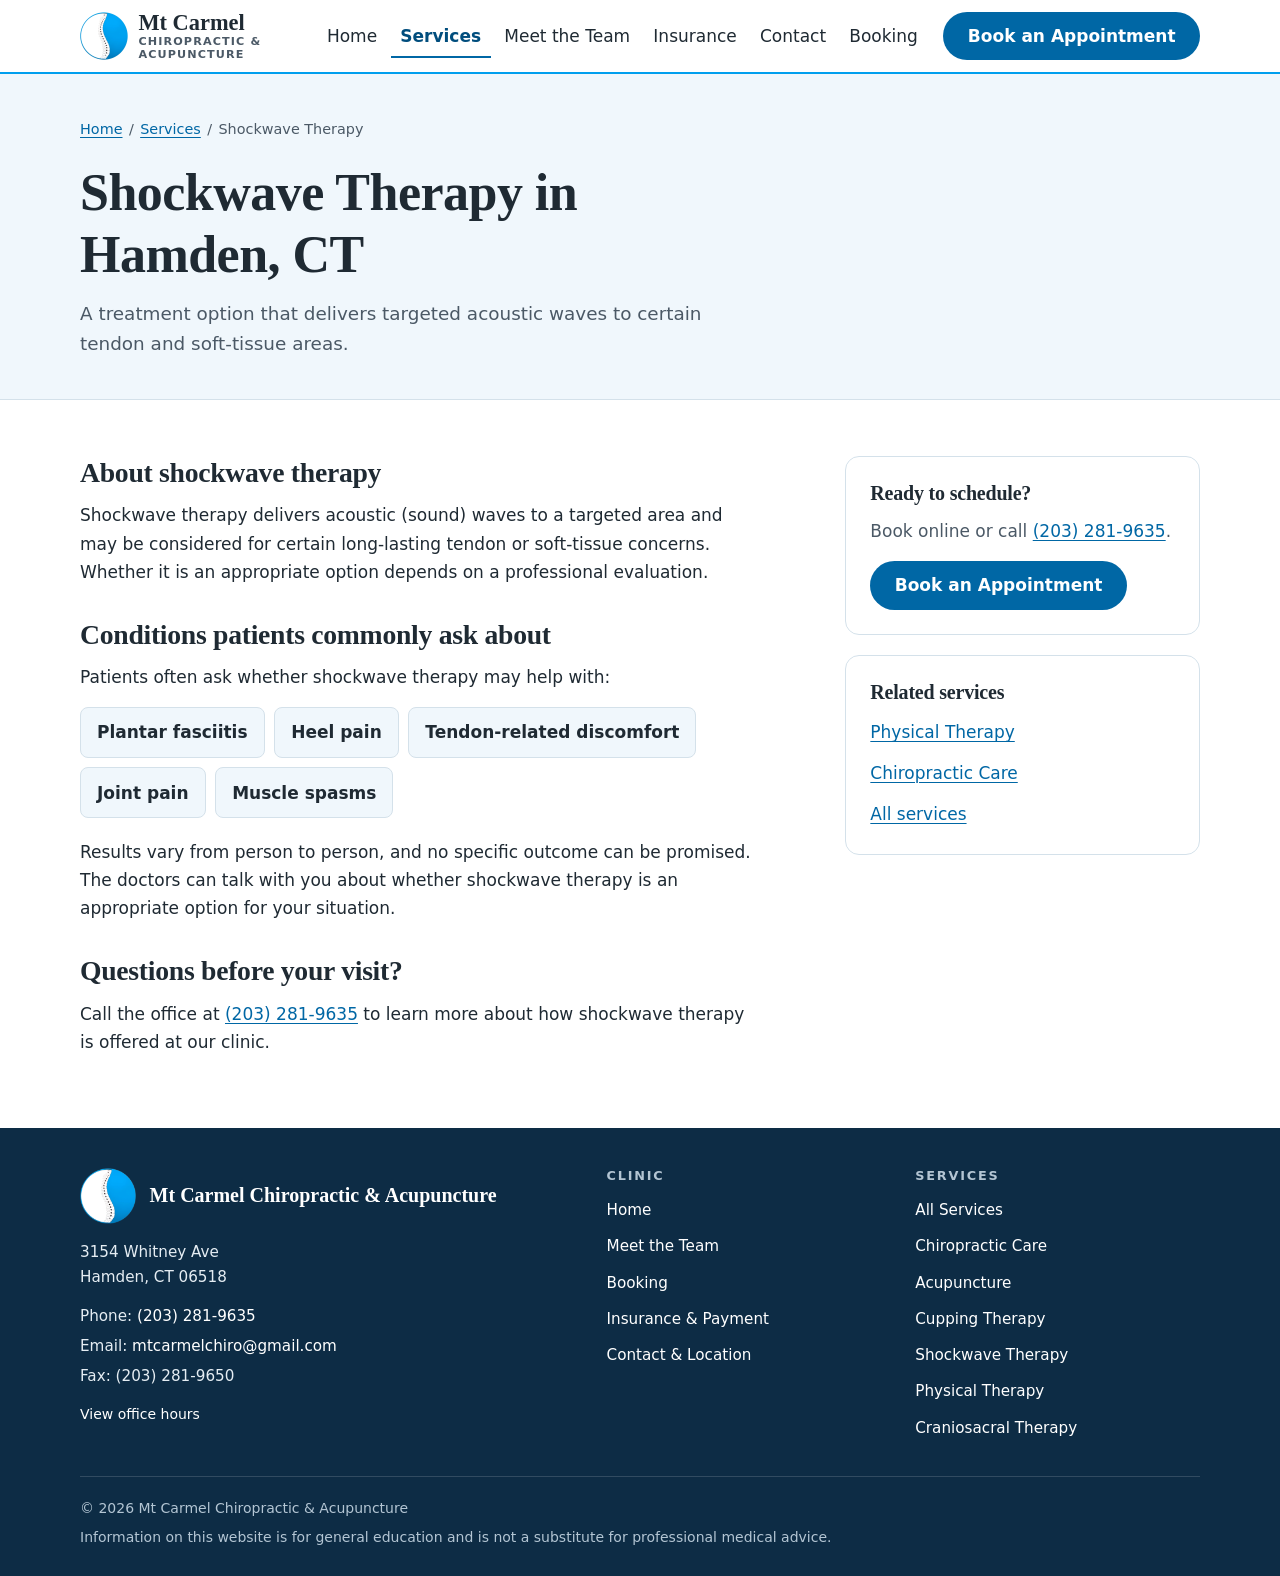
<file: public/services/shockwave-therapy.html>
<!DOCTYPE html>
<html lang="en">
<head>
  <meta charset="UTF-8" />
  <meta name="viewport" content="width=device-width, initial-scale=1.0" />
  <title>Shockwave Therapy in Hamden, CT | Mt Carmel Chiropractic</title>
  <meta name="description" content="Learn about shockwave therapy at Mt Carmel Chiropractic &amp; Acupuncture in Hamden, CT, an option some people research for heel pain and plantar fasciitis." />
  <link rel="canonical" href="https://hamdenchiropracticandacupuncture.com/services/shockwave-therapy" />
  <link rel="icon" href="../favicon.ico" sizes="32x32" />
  <link rel="apple-touch-icon" href="../apple-touch-icon.png" />
  <link rel="stylesheet" href="../assets/css/styles.css" />
</head>
<body>
  <!-- ** skip link ** -->
  <a class="skip-link" href="#main-content">Skip to main content</a>

  <!-- ** header ** -->
  <header class="site-header">
    <div class="content-shell header-inner">
      <a class="brand" href="/">
        <img class="brand-logo" src="../assets/images/mt-carmel-logo-96.png" srcset="../assets/images/mt-carmel-logo-192.png 2x" width="96" height="96" alt="" />
        <span class="brand-text">
          <span class="brand-name">Mt Carmel</span>
          <span class="brand-tag">Chiropractic &amp; Acupuncture</span>
        </span>
      </a>
      <button class="nav-toggle" id="navToggle" type="button" aria-expanded="false" aria-controls="siteNav">
        <span class="nav-toggle-icon" aria-hidden="true"></span>
        Menu
      </button>
      <nav class="site-nav" id="siteNav" aria-label="Main">
        <ul class="nav-links">
          <li><a class="nav-link" href="/">Home</a></li>
          <li><a class="nav-link" href="/services/" aria-current="true">Services</a></li>
          <li><a class="nav-link" href="/team">Meet the Team</a></li>
          <li><a class="nav-link" href="/insurance">Insurance</a></li>
          <li><a class="nav-link" href="/contact">Contact</a></li>
          <li><a class="nav-link" href="/booking">Booking</a></li>
          <li><a class="btn btn-primary nav-cta" href="https://practice.chirotouch.com/portal/PaceChiropracticWellnessCenter" target="_blank" rel="noopener noreferrer">Book an Appointment<span class="visually-hidden"> (opens in a new tab)</span></a></li>
          <li class="nav-phone"><a class="btn btn-secondary" href="tel:+12032819635">Call (203) 281-9635</a></li>
        </ul>
      </nav>
    </div>
  </header>

  <main id="main-content" tabindex="-1">
    <!-- ** page header ** -->
    <section class="page-header">
      <div class="content-shell">
        <nav class="breadcrumb" aria-label="Breadcrumb">
          <ol>
            <li><a href="/">Home</a></li>
            <li><a href="/services/">Services</a></li>
            <li><span aria-current="page">Shockwave Therapy</span></li>
          </ol>
        </nav>
        <h1>Shockwave Therapy in Hamden, CT</h1>
        <p class="hero-lead">A treatment option that delivers targeted acoustic waves to certain tendon and soft-tissue areas.</p>
      </div>
    </section>

    <!-- ** service details ** -->
    <section class="section">
      <div class="content-shell page-layout">
        <article class="prose">
          <h2>About shockwave therapy</h2>
          <p>Shockwave therapy delivers acoustic (sound) waves to a targeted area and may be considered for certain long-lasting tendon or soft-tissue concerns. Whether it is an appropriate option depends on a professional evaluation.</p>

          <h2>Conditions patients commonly ask about</h2>
          <p>Patients often ask whether shockwave therapy may help with:</p>
          <ul class="condition-list">
            <li>Plantar fasciitis</li>
            <li>Heel pain</li>
            <li>Tendon-related discomfort</li>
            <li>Joint pain</li>
            <li>Muscle spasms</li>
          </ul>
          <p>Results vary from person to person, and no specific outcome can be promised. The doctors can talk with you about whether shockwave therapy is an appropriate option for your situation.</p>

          <h2>Questions before your visit?</h2>
          <p>Call the office at <a href="tel:+12032819635">(203) 281-9635</a> to learn more about how shockwave therapy is offered at our clinic.</p>
        </article>

        <aside class="sidebar" aria-label="Scheduling and related services">
          <div class="sidebar-card">
            <h2>Ready to schedule?</h2>
            <p>Book online or call <a href="tel:+12032819635">(203) 281-9635</a>.</p>
            <a class="btn btn-primary" href="https://practice.chirotouch.com/portal/PaceChiropracticWellnessCenter" target="_blank" rel="noopener noreferrer">Book an Appointment<span class="visually-hidden"> (opens in a new tab)</span></a>
          </div>
          <div class="sidebar-card">
            <h2>Related services</h2>
            <ul class="link-list">
              <li><a href="/services/physical-therapy">Physical Therapy</a></li>
              <li><a href="/services/chiropractic">Chiropractic Care</a></li>
              <li><a href="/services/">All services</a></li>
            </ul>
          </div>
        </aside>
      </div>
    </section>
  </main>

  <!-- ** footer ** -->
  <footer class="site-footer">
    <div class="content-shell footer-grid">
      <div>
        <div class="footer-brand">
          <img class="footer-logo" src="../assets/images/mt-carmel-logo-96.png" srcset="../assets/images/mt-carmel-logo-192.png 2x" width="96" height="96" alt="" loading="lazy" />
          <p class="footer-name">Mt Carmel Chiropractic &amp; Acupuncture</p>
        </div>
        <address class="footer-address">
          3154 Whitney Ave<br />
          Hamden, CT 06518
        </address>
        <ul class="footer-contact">
          <li>Phone: <a href="tel:+12032819635">(203) 281-9635</a></li>
          <li>Email: <a href="mailto:mtcarmelchiro@gmail.com">mtcarmelchiro@gmail.com</a></li>
          <li>Fax: (203) 281-9650</li>
        </ul>
        <p class="footer-note"><a href="/contact#office-hours">View office hours</a></p>
      </div>
      <nav class="footer-nav" aria-label="Footer">
        <div>
          <h2 class="footer-heading">Clinic</h2>
          <ul class="footer-links">
            <li><a href="/">Home</a></li>
            <li><a href="/team">Meet the Team</a></li>
            <li><a href="/booking">Booking</a></li>
            <li><a href="/insurance">Insurance &amp; Payment</a></li>
            <li><a href="/contact">Contact &amp; Location</a></li>
          </ul>
        </div>
        <div>
          <h2 class="footer-heading">Services</h2>
          <ul class="footer-links">
            <li><a href="/services/">All Services</a></li>
            <li><a href="/services/chiropractic">Chiropractic Care</a></li>
            <li><a href="/services/acupuncture">Acupuncture</a></li>
            <li><a href="/services/cupping">Cupping Therapy</a></li>
            <li><a href="/services/shockwave-therapy">Shockwave Therapy</a></li>
            <li><a href="/services/physical-therapy">Physical Therapy</a></li>
            <li><a href="/services/craniosacral-therapy">Craniosacral Therapy</a></li>
          </ul>
        </div>
      </nav>
    </div>
    <div class="content-shell footer-bottom">
      <p>&copy; 2026 Mt Carmel Chiropractic &amp; Acupuncture</p>
      <p>Information on this website is for general education and is not a substitute for professional medical advice.</p>
    </div>
  </footer>

  <script src="../assets/js/main.js" defer></script>
</body>
</html>
</file>
<file: public/assets/css/styles.css>
/* ** theme tokens ** */
/* blue and white palette based on the clinic logo */
:root {
  --bg: #ffffff;
  --surface: #ffffff;
  --surface-soft: #f0f7fc;
  --text: #1f2a33;
  --muted: #4b5966;
  /* logo blue: too light for text on white, so it is only used for decorative lines */
  --brand-blue: #009fee;
  --accent: #0067a5;
  --accent-dark: #004d7d;
  --accent-soft: #dcedf8;
  --border: #d4e1ea;
  --footer-bg: #0d2c45;
  --footer-text: #e5edf3;
  --footer-muted: #b3c5d3;
  --font-body: ui-sans-serif, system-ui, -apple-system, BlinkMacSystemFont, "Segoe UI", Roboto, "Helvetica Neue", Arial, sans-serif;
  --font-heading: "Iowan Old Style", "Palatino Linotype", Palatino, "Book Antiqua", Georgia, serif;
  --radius: 14px;
  --radius-small: 8px;
  --shadow: 0 1px 2px rgba(13, 44, 69, 0.06), 0 10px 28px rgba(13, 44, 69, 0.08);
  --header-height: 4.5rem;
}

/* ** base ** */
*,
*::before,
*::after {
  box-sizing: border-box;
}

html {
  -webkit-text-size-adjust: 100%;
  scroll-behavior: smooth;
  scroll-padding-top: calc(var(--header-height) + 1rem);
}

body {
  margin: 0;
  min-height: 100vh;
  display: flex;
  flex-direction: column;
  font-family: var(--font-body);
  font-size: 1.0625rem;
  line-height: 1.65;
  color: var(--text);
  background: var(--bg);
}

main {
  flex: 1;
}

main:focus {
  outline: none;
}

h1,
h2,
h3 {
  margin: 0 0 0.75rem;
  font-family: var(--font-heading);
  font-weight: 600;
  line-height: 1.2;
  letter-spacing: -0.01em;
  color: var(--text);
}

h1 {
  font-size: clamp(2rem, 1.4rem + 2.6vw, 3.25rem);
}

h2 {
  font-size: clamp(1.5rem, 1.25rem + 1.1vw, 2.125rem);
}

h3 {
  font-size: 1.25rem;
}

p {
  margin: 0 0 1rem;
}

a {
  color: var(--accent);
  text-underline-offset: 0.18em;
}

a:hover {
  color: var(--accent-dark);
}

/* keep phone numbers from breaking across lines */
a[href^="tel:"] {
  white-space: nowrap;
}

/* keep short phrases, such as each doctor's name, together when text wraps */
.keep-together {
  white-space: nowrap;
}

ul {
  padding-left: 1.25rem;
}

address {
  font-style: normal;
}

/* ** accessibility helpers ** */
:focus-visible {
  outline: 3px solid var(--accent-dark);
  outline-offset: 3px;
}

.skip-link {
  position: absolute;
  left: 1rem;
  top: 1rem;
  z-index: 20;
  padding: 0.75rem 1.1rem;
  background: var(--text);
  color: #ffffff;
  font-weight: 600;
  border-radius: 999px;
  transform: translateY(-150%);
  transition: transform 0.2s ease;
}

.skip-link:focus {
  transform: translateY(0);
  color: #ffffff;
}

/* hidden on screen but still read by screen readers, e.g. "opens in a new tab" */
.visually-hidden {
  position: absolute;
  width: 1px;
  height: 1px;
  margin: -1px;
  padding: 0;
  overflow: hidden;
  clip: rect(0, 0, 0, 0);
  white-space: nowrap;
  border: 0;
}

/* ** layout ** */
.content-shell {
  width: min(1120px, calc(100% - 2.5rem));
  margin-inline: auto;
}

.section {
  padding-block: 2.75rem;
}

.section-alt {
  background: var(--surface-soft);
}

.section-header {
  max-width: 44rem;
  margin-bottom: 1.5rem;
}

.section-header p {
  color: var(--muted);
}

.section-header p:last-child {
  margin-bottom: 0;
}

.section-footer {
  margin: 1.75rem 0 0;
}

.two-column {
  display: grid;
  gap: 2rem;
}

/* ** header and navigation ** */
.site-header {
  position: sticky;
  top: 0;
  z-index: 10;
  background: var(--bg);
  border-bottom: 2px solid var(--brand-blue);
}

/* grid on small screens lets the brand text wrap instead of pushing the menu button down */
.header-inner {
  display: grid;
  grid-template-columns: minmax(0, 1fr) auto;
  align-items: center;
  gap: 0.5rem 0.75rem;
  min-height: var(--header-height);
  padding-block: 0.6rem;
}

.brand {
  justify-self: start;
  display: flex;
  align-items: center;
  gap: 0.65rem;
  color: var(--text);
  line-height: 1.15;
  text-decoration: none;
}

.brand:hover {
  color: var(--text);
}

.brand-logo {
  flex-shrink: 0;
  width: 2.75rem;
  height: 2.75rem;
}

.brand-text {
  display: flex;
  flex-direction: column;
}

.brand-name {
  font-family: var(--font-heading);
  font-size: 1.4rem;
  font-weight: 600;
}

.brand-tag {
  font-size: 0.7rem;
  font-weight: 600;
  letter-spacing: 0.1em;
  text-transform: uppercase;
  color: var(--muted);
}

.nav-toggle {
  display: inline-flex;
  align-items: center;
  gap: 0.6rem;
  min-height: 44px;
  padding: 0.5rem 0.85rem;
  border: 1px solid var(--border);
  border-radius: 999px;
  background: var(--surface);
  color: var(--text);
  font: inherit;
  font-weight: 600;
  cursor: pointer;
}

.nav-toggle-icon,
.nav-toggle-icon::before,
.nav-toggle-icon::after {
  display: block;
  width: 18px;
  height: 2px;
  border-radius: 2px;
  background: currentColor;
}

.nav-toggle-icon {
  position: relative;
}

.nav-toggle-icon::before,
.nav-toggle-icon::after {
  content: "";
  position: absolute;
  left: 0;
}

.nav-toggle-icon::before {
  top: -6px;
}

.nav-toggle-icon::after {
  top: 6px;
}

/* turn the three bars into an X while the menu is open */
.nav-toggle[aria-expanded="true"] .nav-toggle-icon {
  background: transparent;
}

.nav-toggle[aria-expanded="true"] .nav-toggle-icon::before {
  top: 0;
  transform: rotate(45deg);
}

.nav-toggle[aria-expanded="true"] .nav-toggle-icon::after {
  top: 0;
  transform: rotate(-45deg);
}

/* on small screens the open menu drops down over the page as a solid panel */
.site-nav {
  display: none;
  position: absolute;
  top: 100%;
  left: 0;
  right: 0;
  padding: 0.5rem 1.25rem 1.5rem;
  background: var(--bg);
  border-top: 1px solid var(--border);
  border-bottom: 1px solid var(--border);
  box-shadow: 0 18px 32px rgba(13, 44, 69, 0.14);
}

.site-nav.is-open {
  display: block;
  max-height: calc(100vh - var(--header-height) - 2rem);
  max-height: calc(100dvh - var(--header-height) - 2rem);
  overflow-y: auto;
}

.nav-links {
  display: grid;
  margin: 0;
  padding: 0;
  list-style: none;
}

.nav-link {
  display: block;
  padding: 0.9rem 0.75rem;
  border-bottom: 1px solid var(--border);
  color: var(--text);
  font-size: 1.05rem;
  font-weight: 500;
  text-decoration: none;
}

.nav-link:hover {
  background: var(--surface-soft);
  color: var(--accent-dark);
}

.nav-link[aria-current] {
  background: var(--surface-soft);
  color: var(--accent-dark);
  font-weight: 600;
}

.nav-cta {
  width: 100%;
  margin-top: 1.25rem;
}

.nav-phone .btn {
  width: 100%;
  margin-top: 0.6rem;
}

/* ** buttons ** */
.btn {
  display: inline-flex;
  align-items: center;
  justify-content: center;
  min-height: 48px;
  padding: 0.75rem 1.4rem;
  border: 2px solid transparent;
  border-radius: 999px;
  font: inherit;
  font-weight: 600;
  line-height: 1.2;
  text-align: center;
  text-decoration: none;
  cursor: pointer;
  transition: background-color 0.2s ease, border-color 0.2s ease, color 0.2s ease;
}

.btn-primary {
  background: var(--accent);
  color: #ffffff;
}

.btn-primary:hover {
  background: var(--accent-dark);
  color: #ffffff;
}

.btn-secondary {
  background: transparent;
  border-color: var(--accent);
  color: var(--accent-dark);
}

.btn-secondary:hover {
  background: var(--accent-soft);
  color: var(--accent-dark);
}

/* ** hero ** */
.hero-section {
  padding-block: 2rem 2.5rem;
  background: linear-gradient(180deg, var(--surface-soft) 0%, var(--bg) 100%);
}

.hero-inner {
  display: grid;
  gap: 1.75rem;
}

.eyebrow {
  display: inline-block;
  margin-bottom: 0.75rem;
  font-size: 0.8rem;
  font-weight: 600;
  letter-spacing: 0.14em;
  text-transform: uppercase;
  color: var(--accent);
}

.hero-lead {
  max-width: 40rem;
  font-size: 1.15rem;
  color: var(--muted);
}

.hero-actions {
  display: flex;
  flex-wrap: wrap;
  gap: 0.75rem;
  margin-top: 1.5rem;
}

/* the clinic photo and the visit details form one card */
.hero-media {
  max-width: 36rem;
  overflow: hidden;
  background: var(--surface);
  border: 1px solid var(--border);
  border-radius: var(--radius);
  box-shadow: var(--shadow);
}

/* the photo keeps its natural shape */
.hero-photo {
  display: block;
  width: 100%;
  height: auto;
  background: var(--accent-soft);
}

.hero-card {
  padding: 1rem 1.25rem 1.1rem;
  border-top: 1px solid var(--border);
}

.hero-card h2 {
  margin-bottom: 0.4rem;
  font-size: 1.1rem;
}

.hero-card-details {
  display: grid;
  grid-template-columns: repeat(auto-fit, minmax(11rem, 1fr));
  gap: 0.35rem 1.5rem;
}

.hero-card address,
.hero-card p {
  margin: 0;
}

.hero-card a {
  font-weight: 600;
}

/* ** info panel ** */
.info-panel {
  padding: 1.5rem;
  background: var(--surface);
  border: 1px solid var(--border);
  border-radius: var(--radius);
  box-shadow: var(--shadow);
}

.info-panel h2 {
  font-size: 1.4rem;
}

.info-list {
  display: grid;
  margin: 0 0 1.25rem;
}

.info-list div {
  display: grid;
  gap: 0.2rem;
  padding-block: 0.85rem;
  border-bottom: 1px solid var(--border);
}

.info-list div:first-child {
  padding-top: 0;
}

.info-list dt {
  font-size: 0.8rem;
  font-weight: 600;
  letter-spacing: 0.08em;
  text-transform: uppercase;
  color: var(--muted);
}

.info-list dd {
  margin: 0;
}

.info-list address {
  margin-bottom: 0.35rem;
}

.info-note {
  font-size: 0.9rem;
  color: var(--muted);
}

/* ** office hours ** */
.hours-table {
  border-collapse: collapse;
}

.hours-table th,
.hours-table td {
  padding-block: 0.3rem;
  text-align: left;
  vertical-align: top;
}

.hours-table th {
  padding-right: 1.5rem;
  font-weight: 600;
}

/* lines between days keep the two-line split hours (Tuesday and Friday) clearly grouped */
.hours-table tr + tr th,
.hours-table tr + tr td {
  border-top: 1px solid var(--border);
}

/* ** cards ** */
.card-grid {
  display: grid;
  gap: 1rem;
}

.card {
  position: relative;
  display: flex;
  flex-direction: column;
  padding: 1.25rem 1.35rem;
  background: var(--surface);
  border: 1px solid var(--border);
  border-top: 3px solid var(--accent-soft);
  border-radius: var(--radius);
  transition: border-color 0.2s ease, box-shadow 0.2s ease;
}

.card:hover {
  border-color: var(--accent);
  box-shadow: var(--shadow);
}

.card h3 a {
  color: var(--text);
  text-decoration: none;
}

/* stretch the heading link so the whole card is clickable */
.card h3 a::after {
  content: "";
  position: absolute;
  inset: 0;
  border-radius: inherit;
}

.card h3 a:focus-visible {
  outline: none;
}

.card:focus-within {
  outline: 3px solid var(--accent-dark);
  outline-offset: 3px;
}

.card p {
  color: var(--muted);
}

.card-more {
  margin-top: auto;
  font-weight: 600;
  color: var(--accent);
}

/* ** doctor previews ** */
.doctor-preview-list {
  display: grid;
  gap: 1rem;
  margin: 0;
  padding: 0;
  list-style: none;
}

.doctor-preview {
  display: flex;
  align-items: center;
  gap: 1rem;
  padding: 1rem 1.25rem;
  background: var(--surface);
  border: 1px solid var(--border);
  border-radius: var(--radius);
}

.doctor-preview p {
  margin: 0;
}

.doctor-preview-name {
  font-family: var(--font-heading);
  font-size: 1.2rem;
  font-weight: 600;
}

.doctor-preview-role {
  font-size: 0.9rem;
  color: var(--muted);
}

.doctor-preview-photo {
  flex-shrink: 0;
  width: 5rem;
  height: 5rem;
  border: 1px solid var(--border);
  border-radius: 50%;
  background: var(--surface-soft);
  object-fit: cover;
}

/* ** page header and breadcrumbs ** */
.page-header {
  padding-block: 2rem 1.75rem;
  background: var(--surface-soft);
  border-bottom: 1px solid var(--border);
}

.page-header h1 {
  max-width: 22ch;
}

.page-header .hero-lead {
  margin-bottom: 0;
}

/* meet the team intro: the doctors' names on one line, the clinic and town on the next */
.team-intro > span {
  display: block;
}

.team-intro-names {
  font-weight: 600;
  color: var(--text);
}

.portal-note {
  margin: 1rem 0 0;
}

.breadcrumb ol {
  display: flex;
  flex-wrap: wrap;
  gap: 0.4rem;
  margin: 0 0 1.25rem;
  padding: 0;
  list-style: none;
  font-size: 0.9rem;
}

.breadcrumb li + li::before {
  content: "/";
  margin-right: 0.4rem;
  color: var(--muted);
}

.breadcrumb [aria-current="page"] {
  color: var(--muted);
}

/* ** page content ** */
.page-layout {
  display: grid;
  gap: 2rem;
}

.prose {
  max-width: 42rem;
}

.prose h2 {
  margin-top: 2rem;
  font-size: clamp(1.4rem, 1.25rem + 0.6vw, 1.75rem);
}

.prose > h2:first-child {
  margin-top: 0;
}

.prose li {
  margin-bottom: 0.4rem;
}

.sidebar {
  display: grid;
  gap: 1.25rem;
  align-content: start;
}

.sidebar-card {
  padding: 1.5rem;
  background: var(--surface);
  border: 1px solid var(--border);
  border-radius: var(--radius);
}

.sidebar-card h2 {
  font-size: 1.25rem;
}

.sidebar-card p {
  color: var(--muted);
}

.link-list {
  display: grid;
  gap: 0.5rem;
  margin: 0;
  padding: 0;
  list-style: none;
}

.link-list a {
  display: inline-block;
  padding-block: 0.15rem;
  font-weight: 500;
}

.notice {
  padding: 1rem 1.25rem;
  background: var(--surface);
  border: 1px solid var(--border);
  border-left: 4px solid var(--accent);
  border-radius: var(--radius-small);
}

.notice p:last-child {
  margin-bottom: 0;
}

/* ** insurance providers and conditions ** */
.provider-list {
  display: grid;
  grid-template-columns: repeat(2, minmax(0, 1fr));
  gap: 0.6rem;
  margin: 0 0 1.25rem;
  padding: 0;
  list-style: none;
}

/* condition tiles size to their text so longer names stay on one line */
.condition-list {
  display: flex;
  flex-wrap: wrap;
  gap: 0.6rem;
  margin: 0 0 1.25rem;
  padding: 0;
  list-style: none;
}

.prose .provider-list li,
.prose .condition-list li {
  margin: 0;
  padding: 0.65rem 1rem;
  font-weight: 600;
  background: var(--surface-soft);
  border: 1px solid var(--border);
  border-radius: var(--radius-small);
}

/* plan notes such as "(acupuncture)" stay readable but lighter than the name */
.provider-detail {
  font-weight: 400;
}

/* ** service accordions ** */
.service-list {
  display: grid;
  gap: 0.6rem;
  max-width: 52rem;
}

.service-accordion {
  background: var(--surface);
  border: 1px solid var(--border);
  border-radius: var(--radius);
}

.service-accordion[open] {
  border-color: var(--accent);
}

/* service name and teaser in the first column, chevron in the second */
.service-accordion summary {
  display: grid;
  grid-template-columns: minmax(0, 1fr) auto;
  align-items: center;
  gap: 0.1rem 1rem;
  min-height: 48px;
  padding: 0.95rem 1.15rem;
  border-radius: var(--radius);
  list-style: none;
  cursor: pointer;
}

.service-accordion summary::-webkit-details-marker {
  display: none;
}

/* chevron that points down when closed and up when open */
.service-accordion summary::after {
  content: "";
  grid-column: 2;
  grid-row: 1 / span 2;
  width: 0.6rem;
  height: 0.6rem;
  margin-right: 0.35rem;
  border-right: 2px solid var(--accent);
  border-bottom: 2px solid var(--accent);
  transform: rotate(45deg);
  transition: transform 0.2s ease;
}

.service-accordion[open] summary::after {
  transform: rotate(-135deg);
}

.service-accordion summary:hover .summary-title {
  color: var(--accent-dark);
}

.summary-title {
  grid-column: 1;
  margin: 0;
  font-family: var(--font-heading);
  font-size: 1.2rem;
  font-weight: 600;
  line-height: 1.25;
}

.summary-teaser {
  grid-column: 1;
  font-size: 0.95rem;
  color: var(--muted);
}

/* inset divider between the summary and the opened content */
.accordion-body {
  margin-inline: 1.15rem;
  padding: 0.9rem 0 1.1rem;
  border-top: 1px solid var(--border);
}

.accordion-body p:last-child {
  margin-bottom: 0;
}

.accordion-body a {
  font-weight: 600;
}

/* ** team ** */
.team-grid {
  display: grid;
  gap: 1.25rem;
}

/* photo beside the name on phones, with the biography running full width below */
.team-card {
  display: grid;
  grid-template-columns: 6.5rem minmax(0, 1fr);
  grid-template-areas:
    "photo heading"
    "bio bio";
  align-items: center;
  gap: 1rem 1.25rem;
  padding: 1.25rem;
  background: var(--surface);
  border: 1px solid var(--border);
  border-radius: var(--radius);
}

/* both headshots are pre-cropped to 4:5; object-fit keeps any replacement photo proportional */
.team-photo {
  grid-area: photo;
  display: block;
  width: 100%;
  height: auto;
  aspect-ratio: 4 / 5;
  object-fit: cover;
  object-position: center top;
  border-radius: var(--radius-small);
  background: var(--surface-soft);
}

.team-card-heading {
  grid-area: heading;
}

.team-card-heading h2 {
  margin-bottom: 0.25rem;
  font-size: 1.4rem;
}

.team-role {
  margin: 0;
  font-weight: 600;
  color: var(--muted);
}

.team-card-bio {
  grid-area: bio;
  margin: 0;
  color: var(--muted);
}

.team-card-bio p:last-child {
  margin-bottom: 0;
}

/* ** call to action band ** */
.cta-band {
  padding-block: 2.75rem;
  background: var(--accent-soft);
}

.cta-actions {
  display: flex;
  flex-wrap: wrap;
  gap: 0.75rem;
}

.cta-inner {
  display: grid;
  justify-items: start;
  gap: 1.25rem;
}

.cta-inner h2 {
  margin-bottom: 0.5rem;
}

.cta-inner p {
  margin: 0;
  color: var(--muted);
}

/* ** footer ** */
.site-footer {
  padding-block: 2.5rem 1.25rem;
  background: var(--footer-bg);
  color: var(--footer-text);
  font-size: 0.95rem;
}

.site-footer a {
  color: #ffffff;
  text-decoration: none;
}

.site-footer a:hover {
  color: #ffffff;
  text-decoration: underline;
}

.site-footer :focus-visible {
  outline-color: #ffffff;
}

.footer-grid {
  display: grid;
  gap: 2rem;
}

.footer-brand {
  display: flex;
  align-items: center;
  gap: 0.85rem;
  margin-bottom: 1rem;
}

.footer-logo {
  flex-shrink: 0;
  width: 3.5rem;
  height: 3.5rem;
}

.footer-name {
  margin: 0;
  font-family: var(--font-heading);
  font-size: 1.25rem;
  font-weight: 600;
  color: #ffffff;
}

.footer-address,
.footer-contact {
  margin: 0 0 0.75rem;
}

.footer-contact {
  padding: 0;
  list-style: none;
}

.footer-contact li {
  padding-block: 0.15rem;
}

.footer-note {
  margin: 0;
  font-size: 0.875rem;
  color: var(--footer-muted);
}

.footer-nav {
  display: grid;
  grid-template-columns: repeat(2, minmax(0, 1fr));
  gap: 1.5rem;
}

.footer-heading {
  margin-bottom: 0.75rem;
  font-family: var(--font-body);
  font-size: 0.8rem;
  font-weight: 600;
  letter-spacing: 0.14em;
  text-transform: uppercase;
  color: var(--footer-muted);
}

.footer-links {
  display: grid;
  gap: 0.3rem;
  margin: 0;
  padding: 0;
  list-style: none;
}

.footer-links a {
  display: inline-block;
  padding-block: 0.2rem;
}

.footer-bottom {
  margin-top: 2rem;
  padding-top: 1.25rem;
  border-top: 1px solid rgba(255, 255, 255, 0.15);
  color: var(--footer-muted);
  font-size: 0.875rem;
}

.footer-bottom p {
  margin-bottom: 0.4rem;
}

/* ** tablet layout ** */
@media (min-width: 640px) {
  .section,
  .cta-band {
    padding-block: 3.5rem;
  }

  .card-grid {
    grid-template-columns: repeat(2, minmax(0, 1fr));
  }

  .provider-list {
    grid-template-columns: repeat(3, minmax(0, 1fr));
  }

  .team-card {
    grid-template-columns: 9rem minmax(0, 1fr);
    grid-template-areas:
      "photo heading"
      "photo bio";
    grid-template-rows: auto 1fr;
    align-items: start;
    gap: 0.75rem 1.5rem;
    padding: 1.5rem;
  }

  .footer-grid {
    grid-template-columns: minmax(0, 1fr) minmax(0, 1.2fr);
  }
}

/* ** desktop layout ** */
@media (min-width: 960px) {
  .hero-section {
    padding-block: 3.5rem;
  }

  .hero-inner {
    grid-template-columns: minmax(0, 1fr) minmax(0, 1.1fr);
    align-items: center;
    gap: 3rem;
  }

  .page-header {
    padding-block: 2.75rem 2.5rem;
  }

  .card-grid {
    grid-template-columns: repeat(3, minmax(0, 1fr));
  }

  .team-grid {
    grid-template-columns: repeat(2, minmax(0, 1fr));
  }

  .team-card {
    grid-template-columns: 8.5rem minmax(0, 1fr);
  }

  .two-column {
    grid-template-columns: repeat(2, minmax(0, 1fr));
    align-items: center;
    gap: 4rem;
  }

  .page-layout {
    grid-template-columns: minmax(0, 2fr) minmax(0, 1fr);
    align-items: start;
    gap: 3.5rem;
  }

  .sidebar {
    position: sticky;
    top: calc(var(--header-height) + 1.5rem);
  }

  .cta-inner {
    grid-template-columns: minmax(0, 1fr) auto;
    align-items: center;
    gap: 2rem;
  }
}

/* ** desktop navigation ** */
/* the full nav needs about 1140px, so narrower screens keep the menu button (matches main.js) */
@media (min-width: 1160px) {
  .header-inner {
    display: flex;
    justify-content: space-between;
    gap: 1rem;
  }

  .nav-toggle {
    display: none;
  }

  .brand-logo {
    width: 3rem;
    height: 3rem;
  }

  .site-nav,
  .site-nav.is-open {
    display: block;
    position: static;
    max-height: none;
    padding: 0;
    overflow: visible;
    background: none;
    border: 0;
    box-shadow: none;
  }

  .nav-links {
    display: flex;
    align-items: center;
    gap: 0.25rem;
  }

  .nav-link {
    padding: 0.5rem 0.6rem;
    border-bottom: 0;
    border-radius: var(--radius-small);
    font-size: inherit;
    white-space: nowrap;
  }

  .nav-phone {
    display: none;
  }

  .nav-link[aria-current] {
    background: transparent;
    border-radius: 0;
    box-shadow: inset 0 -2px 0 var(--accent);
  }

  .nav-cta {
    width: auto;
    margin: 0 0 0 0.75rem;
    white-space: nowrap;
  }
}

/* ** high contrast mode ** */
/* keep the menu icon bars visible when Windows forces system colors */
@media (forced-colors: active) {
  .nav-toggle-icon,
  .nav-toggle-icon::before,
  .nav-toggle-icon::after {
    forced-color-adjust: none;
    background: CanvasText;
  }
}

/* ** reduced motion ** */
@media (prefers-reduced-motion: reduce) {
  html {
    scroll-behavior: auto;
  }

  *,
  *::before,
  *::after {
    transition-duration: 0.01ms !important;
    animation-duration: 0.01ms !important;
    animation-iteration-count: 1 !important;
  }
}
</file>
